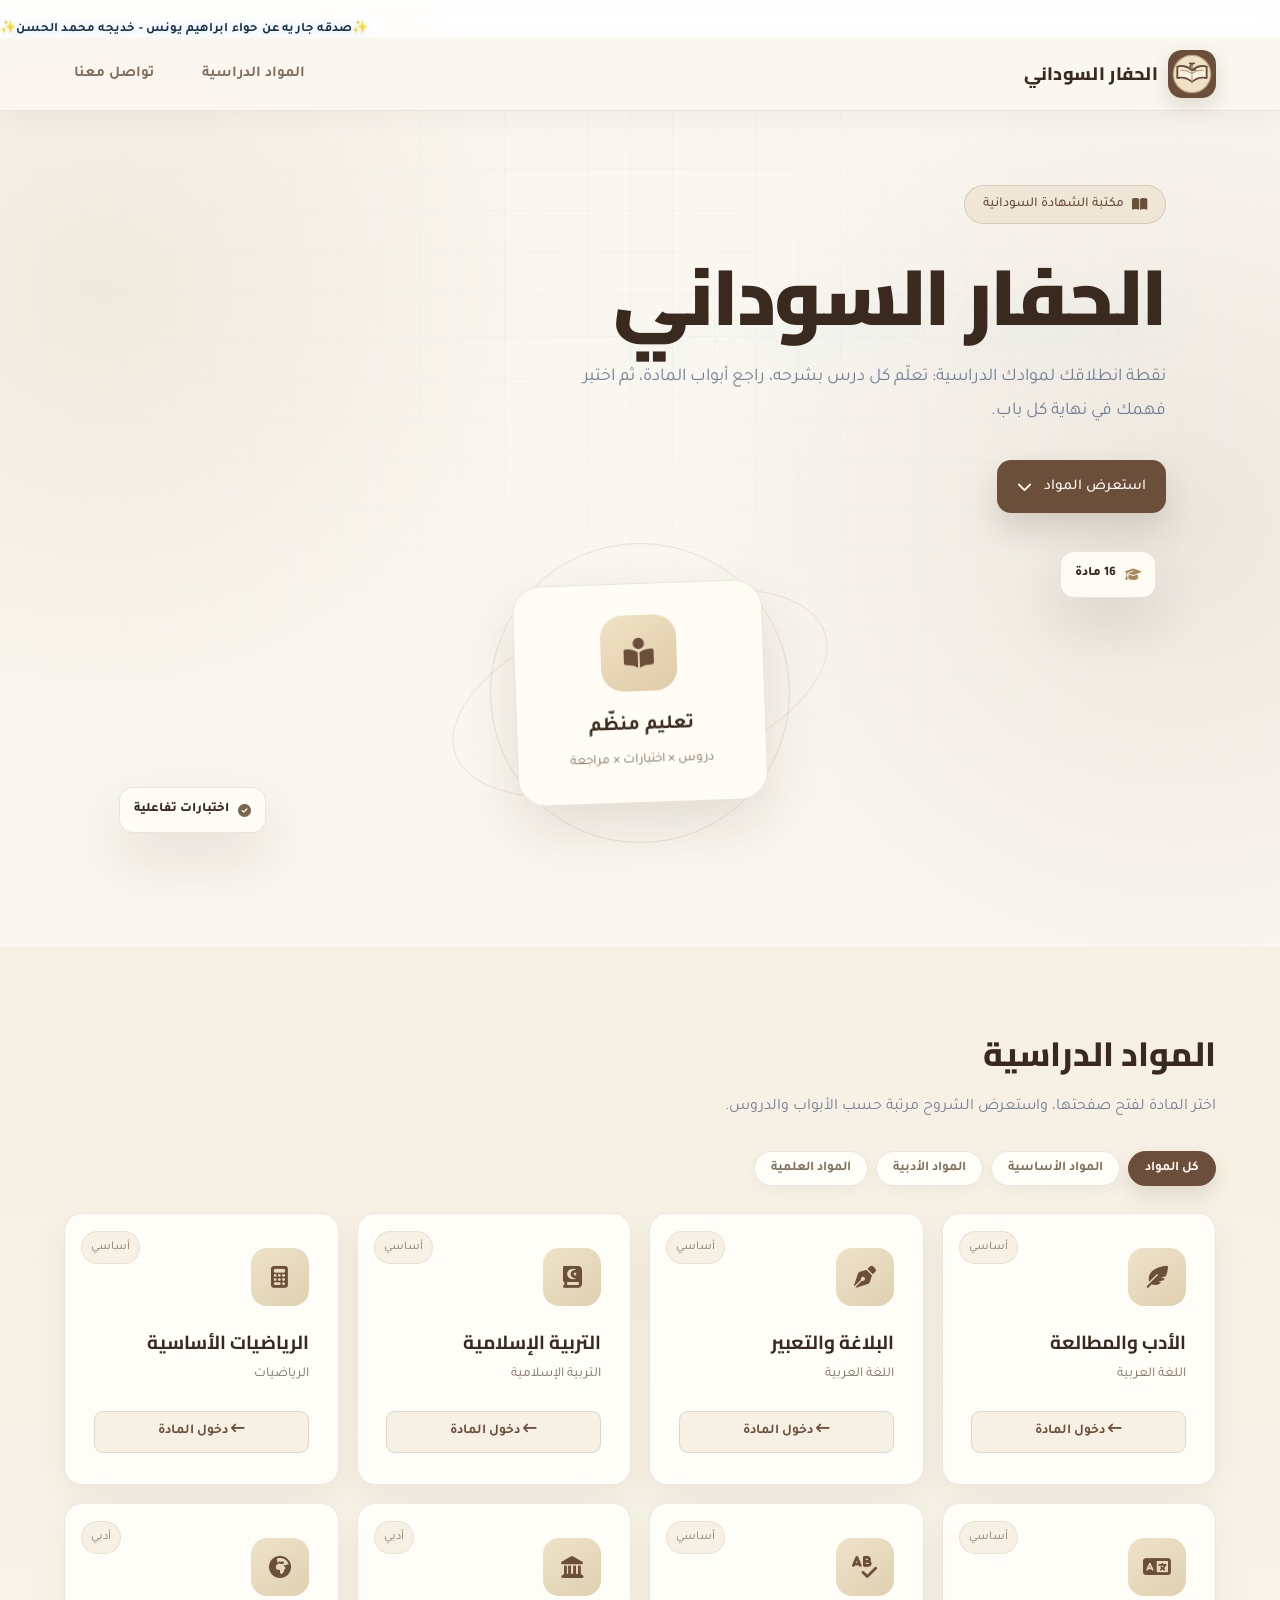
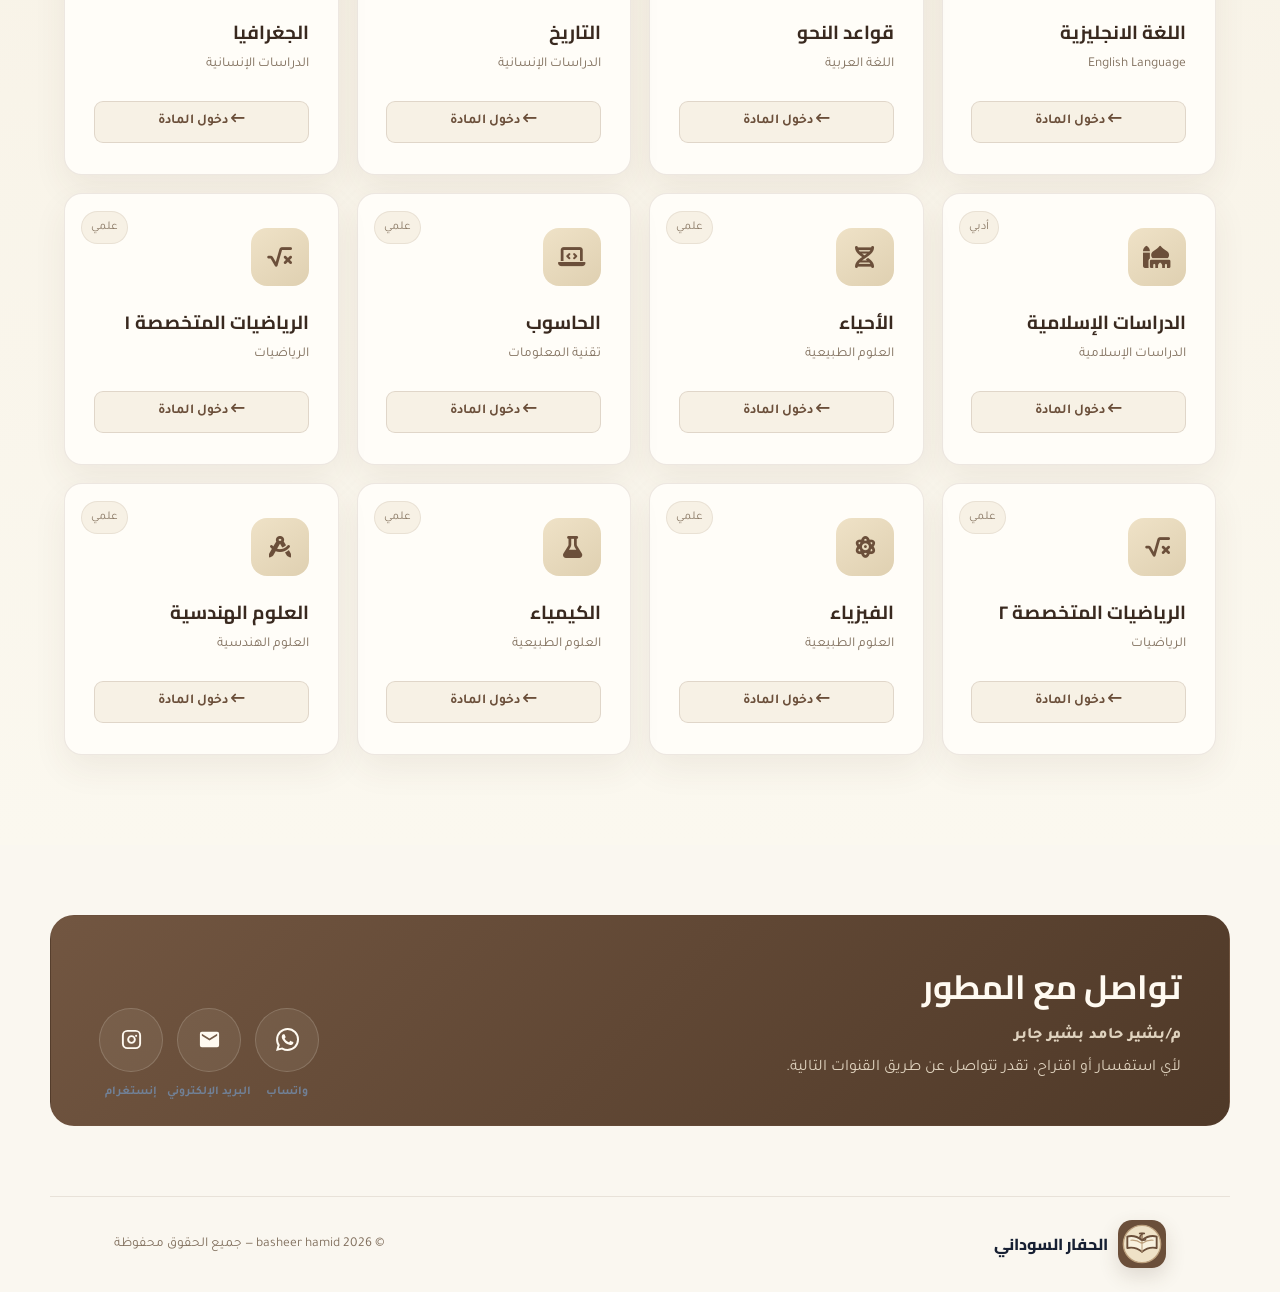
<file: index.html>
<!doctype html>
<html lang="ar" dir="rtl">
<head>
  <meta charset="UTF-8">
  <meta name="viewport" content="width=device-width, initial-scale=1.0">
  <meta name="theme-color" content="#eef5fb">
  <title>الحفار السوداني | مكتبة الشهادة السودانية</title>
  <link rel="icon" type="image/svg+xml" href="hafar-logo.svg">
  <link rel="preconnect" href="https://fonts.googleapis.com">
  <link rel="preconnect" href="https://fonts.gstatic.com" crossorigin>
  <link href="https://fonts.googleapis.com/css2?family=Cairo:wght@400;600;700;800;900&family=Tajawal:wght@400;500;700&display=swap" rel="stylesheet">
  <link rel="stylesheet" href="https://cdnjs.cloudflare.com/ajax/libs/font-awesome/6.5.1/css/all.min.css">
  <link rel="stylesheet" href="styles.css">
</head>
<body>
  <div class="grid-overlay" aria-hidden="true"></div>
  <div class="announcement"><span>✨صدقه جاريه عن حواء ابراهيم يونس  - خديجه محمد الحسن✨</span></div>

  <header class="navbar topbar">
    <a class="brand" href="#" aria-label="الصفحة الرئيسية">
      <img class="brand-logo" src="hafar-logo.svg" alt="" width="48" height="48">
      <span>الحفار السوداني</span>
    </a>
    <div class="nav-actions">
      <nav aria-label="التنقل الرئيسي">
        <a href="#subjects">المواد الدراسية</a>
        <a href="#contact">تواصل معنا</a>
      </nav>
    </div>
  </header>

  <main>
    <section class="hero">
      <div class="hero-content">
        <span class="eyebrow"><i class="fa-solid fa-book-open"></i> مكتبة الشهادة السودانية</span>
        <h1>الحفار السوداني</h1>
        <p>نقطة انطلاقك لموادك الدراسية: تعلّم كل درس بشرحه، راجع أبواب المادة، ثم اختبر فهمك في نهاية كل باب.</p>
        <a class="primary-button" href="#subjects"><span>استعرض المواد</span><i class="fa-solid fa-chevron-down"></i></a>
      </div>
      <div class="hero-showcase" aria-hidden="true">
        <div class="showcase-orbit showcase-orbit-one"></div>
        <div class="showcase-orbit showcase-orbit-two"></div>
        <div class="showcase-card showcase-card-main">
          <span class="showcase-icon"><i class="fa-solid fa-book-open-reader"></i></span>
          <strong>تعليم منظّم</strong>
          <small>دروس × اختبارات × مراجعة</small>
        </div>
        <div class="showcase-card showcase-card-top">
          <i class="fa-solid fa-graduation-cap"></i>
          <span>16 مادة</span>
        </div>
        <div class="showcase-card showcase-card-bottom">
          <i class="fa-solid fa-circle-check"></i>
          <span>اختبارات تفاعلية</span>
        </div>
      </div>
    </section>

    <section class="subjects-section" id="subjects">
      <div class="section-heading">
        <div class="section-head">
          <h2>المواد الدراسية</h2>
          <p>اختر المادة لفتح صفحتها، واستعرض الشروح مرتبة حسب الأبواب والدروس.</p>
        </div>
      </div>

      <div class="filters" role="group" aria-label="تصنيف المواد">
        <button class="filter active" type="button" data-filter="all">كل المواد</button>
        <button class="filter" type="button" data-filter="basic">المواد الأساسية</button>
        <button class="filter" type="button" data-filter="literary">المواد الأدبية</button>
        <button class="filter" type="button" data-filter="science">المواد العلمية</button>
      </div>

      <div class="subject-grid" id="subjectGrid">
        <article class="subject-card" data-category="basic" data-name="الأدب والمطالعة">
          <div class="card-icon"><i class="fa-solid fa-feather-pointed"></i></div><span class="card-category">أساسي</span>
          <h3>الأدب والمطالعة</h3><p>اللغة العربية</p>
        </article>
        <article class="subject-card" data-category="basic" data-name="البلاغة والتعبير">
          <div class="card-icon"><i class="fa-solid fa-pen-nib"></i></div><span class="card-category">أساسي</span>
          <h3>البلاغة والتعبير</h3><p>اللغة العربية</p>
        </article>
        <article class="subject-card" data-category="basic" data-name="التربية الإسلامية">
          <div class="card-icon"><i class="fa-solid fa-book-quran"></i></div><span class="card-category">أساسي</span>
          <h3>التربية الإسلامية</h3><p>التربية الإسلامية</p>
        </article>
        <article class="subject-card" data-category="basic" data-name="الرياضيات الأساسية">
          <div class="card-icon"><i class="fa-solid fa-calculator"></i></div><span class="card-category">أساسي</span>
          <h3>الرياضيات الأساسية</h3><p>الرياضيات</p>
        </article>
        <article class="subject-card" data-category="basic" data-name="اللغة الانجليزية English">
          <div class="card-icon"><i class="fa-solid fa-language"></i></div><span class="card-category">أساسي</span>
          <h3>اللغة الانجليزية</h3><p>English Language</p>
        </article>
        <article class="subject-card" data-category="basic" data-name="قواعد النحو">
          <div class="card-icon"><i class="fa-solid fa-spell-check"></i></div><span class="card-category">أساسي</span>
          <h3>قواعد النحو</h3><p>اللغة العربية</p>
        </article>

        <article class="subject-card" data-category="literary" data-name="التاريخ">
          <div class="card-icon"><i class="fa-solid fa-landmark"></i></div><span class="card-category">أدبي</span>
          <h3>التاريخ</h3><p>الدراسات الإنسانية</p>
        </article>
        <article class="subject-card" data-category="literary" data-name="الجغرافيا">
          <div class="card-icon"><i class="fa-solid fa-earth-africa"></i></div><span class="card-category">أدبي</span>
          <h3>الجغرافيا</h3><p>الدراسات الإنسانية</p>
        </article>
        <article class="subject-card" data-category="literary" data-name="الدراسات الإسلامية">
          <div class="card-icon"><i class="fa-solid fa-mosque"></i></div><span class="card-category">أدبي</span>
          <h3>الدراسات الإسلامية</h3><p>الدراسات الإسلامية</p>
        </article>

        <article class="subject-card" data-category="science" data-name="الأحياء Biology">
          <div class="card-icon"><i class="fa-solid fa-dna"></i></div><span class="card-category">علمي</span>
          <h3>الأحياء</h3><p>العلوم الطبيعية</p>
        </article>
        <article class="subject-card" data-category="science" data-name="الحاسوب Computer">
          <div class="card-icon"><i class="fa-solid fa-laptop-code"></i></div><span class="card-category">علمي</span>
          <h3>الحاسوب</h3><p>تقنية المعلومات</p>
        </article>
        <article class="subject-card" data-category="science" data-name="الرياضيات المتخصصة 1">
          <div class="card-icon"><i class="fa-solid fa-square-root-variable"></i></div><span class="card-category">علمي</span>
          <h3>الرياضيات المتخصصة ١</h3><p>الرياضيات</p>
        </article>
        <article class="subject-card" data-category="science" data-name="الرياضيات المتخصصة 2">
          <div class="card-icon"><i class="fa-solid fa-square-root-variable"></i></div><span class="card-category">علمي</span>
          <h3>الرياضيات المتخصصة ٢</h3><p>الرياضيات</p>
        </article>
        <article class="subject-card" data-category="science" data-name="الفيزياء Physics">
          <div class="card-icon"><i class="fa-solid fa-atom"></i></div><span class="card-category">علمي</span>
          <h3>الفيزياء</h3><p>العلوم الطبيعية</p>
        </article>
        <article class="subject-card" data-category="science" data-name="الكيمياء Chemistry">
          <div class="card-icon"><i class="fa-solid fa-flask"></i></div><span class="card-category">علمي</span>
          <h3>الكيمياء</h3><p>العلوم الطبيعية</p>
        </article>
        <article class="subject-card" data-category="science" data-name="العلوم الهندسية">
          <div class="card-icon"><i class="fa-solid fa-compass-drafting"></i></div><span class="card-category">علمي</span>
          <h3>العلوم الهندسية</h3><p>العلوم الهندسية</p>
        </article>
      </div>

    </section>

    <section class="study-page" id="studyPage" hidden aria-labelledby="studyTitle">
      <div class="study-page-header">
        <div>
          <span class="eyebrow" id="studyMode">الأبواب والدروس</span>
          <h1 id="studyTitle"></h1>
        </div>
        <div class="study-page-actions">
          <a class="lesson-nav-button secondary" id="studyPdfLink" target="_blank" rel="noopener">الكتاب الدراسي PDF</a>
          <button class="lesson-nav-button secondary" id="backToSubjects" type="button">العودة إلى المواد</button>
        </div>
      </div>
      <div id="studyContent"></div>
    </section>

    <section class="contact" id="contact">
      <div class="contact-copy">
        <span class="eyebrow">نحن هنا لمساعدتك</span>
        <h2>تواصل مع المطور</h2>
        <p class="developer-name">م/بشير حامد بشير جابر</p>
        <p>لأي استفسار أو اقتراح، تقدر تتواصل عن طريق القنوات التالية.</p>
      </div>
      <div class="contact-links" aria-label="قنوات التواصل">
        <a class="contact-circle whatsapp" href="https://wa.me/qr/M4C46RFHPB55M1" target="_blank" rel="noopener" aria-label="واتساب" title="واتساب">
          <svg viewBox="0 0 24 24" aria-hidden="true"><path d="M20.52 3.48A11.82 11.82 0 0 0 12.06 0C5.46 0 .08 5.38.08 12c0 2.11.55 4.18 1.6 6L.03 24l6.14-1.61A11.94 11.94 0 0 0 12.06 24C18.66 24 24 18.62 24 12a11.9 11.9 0 0 0-3.48-8.52Zm-8.46 18.4a9.92 9.92 0 0 1-5.05-1.38l-.36-.21-3.64.95.97-3.55-.24-.37A9.84 9.84 0 0 1 2.15 12 9.91 9.91 0 0 1 12.06 2.08 9.81 9.81 0 0 1 21.93 12a9.92 9.92 0 0 1-9.87 9.88Zm5.43-7.41c-.3-.15-1.77-.87-2.04-.97-.27-.1-.47-.15-.67.15-.2.3-.77.97-.94 1.17-.17.2-.35.22-.64.07-.3-.15-1.26-.46-2.4-1.48-.89-.79-1.49-1.77-1.66-2.07-.17-.3-.02-.46.13-.61.13-.13.3-.35.44-.52.15-.17.2-.3.3-.5.1-.2.05-.37-.02-.52-.08-.15-.67-1.61-.91-2.21-.24-.58-.49-.5-.67-.51h-.57c-.2 0-.52.08-.79.37-.27.3-1.04 1.02-1.04 2.48s1.07 2.88 1.21 3.08c.15.2 2.1 3.21 5.09 4.5.71.31 1.27.49 1.7.63.71.23 1.36.19 1.87.12.57-.08 1.77-.72 2.02-1.42.25-.69.25-1.29.17-1.42-.07-.13-.27-.2-.57-.35Z"/></svg>
          <span>واتساب</span>
        </a>
        <a class="contact-circle email" href="mailto:b2s7eer@gmail.com" aria-label="البريد الإلكتروني: b2s7eer@gmail.com" title="البريد الإلكتروني">
          <svg viewBox="0 0 24 24" aria-hidden="true"><path d="M20 4H4a2 2 0 0 0-2 2v12a2 2 0 0 0 2 2h16a2 2 0 0 0 2-2V6a2 2 0 0 0-2-2Zm0 4-8 5-8-5V6l8 5 8-5v2Z"/></svg>
          <span>البريد الإلكتروني</span>
        </a>
        <a class="contact-circle instagram" href="https://www.instagram.com/bas7eer_1?avpt=ZDMxYXgwOW4zOGdu" target="_blank" rel="noopener" aria-label="إنستغرام" title="إنستغرام">
          <svg viewBox="0 0 24 24" aria-hidden="true"><path d="M7.8 2h8.4A5.8 5.8 0 0 1 22 7.8v8.4a5.8 5.8 0 0 1-5.8 5.8H7.8A5.8 5.8 0 0 1 2 16.2V7.8A5.8 5.8 0 0 1 7.8 2Zm-.2 2A3.6 3.6 0 0 0 4 7.6v8.8A3.6 3.6 0 0 0 7.6 20h8.8a3.6 3.6 0 0 0 3.6-3.6V7.6A3.6 3.6 0 0 0 16.4 4H7.6Zm4.4 3.5a4.5 4.5 0 1 1 0 9 4.5 4.5 0 0 1 0-9Zm0 2a2.5 2.5 0 1 0 0 5 2.5 2.5 0 0 0 0-5Zm4.8-2.4a1.1 1.1 0 1 1 0 2.2 1.1 1.1 0 0 1 0-2.2Z"/></svg>
          <span>إنستغرام</span>
        </a>
      </div>
    </section>
  </main>

  <footer>
    <div class="brand footer-brand"><img class="brand-logo" src="hafar-logo.svg" alt="" width="42" height="42"><span>الحفار السوداني</span></div>
    <p>© 2026 basheer hamid — جميع الحقوق محفوظة</p>
  </footer>

  <script src="study-data.js"></script>
  <script src="lesson-data.js"></script>
  <script src="lesson-diagrams.js"></script>
  <script src="poem-guides.js"></script>
  <script src="surah-an-nur-data.js"></script>
  <script src="surah-muhammad-data.js"></script>
  <script src="script.js"></script>
</body>
</html>
</file>
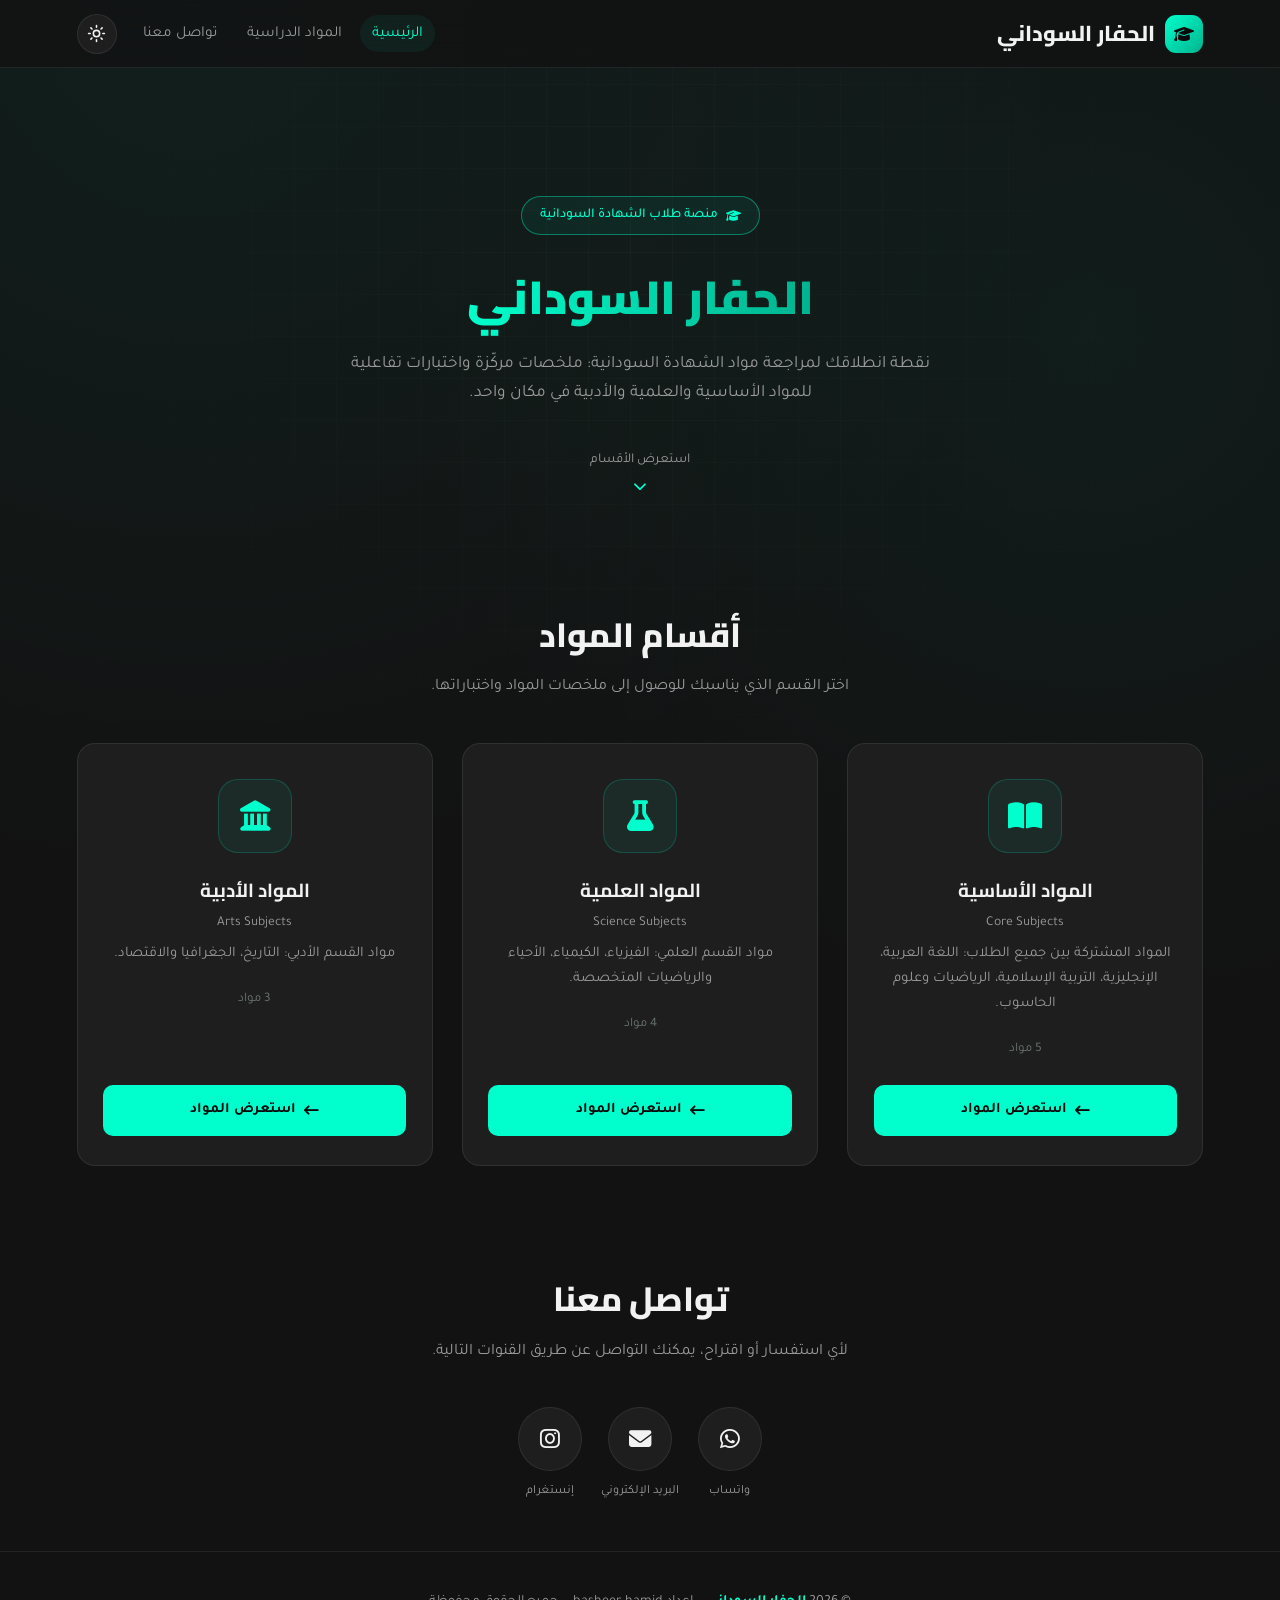
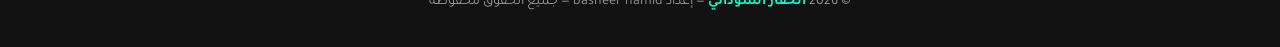
<file: alhaffar-sudani-site/index.html>
<!DOCTYPE html>
<html lang="ar" dir="rtl">
<head>
<meta charset="UTF-8">
<meta name="viewport" content="width=device-width, initial-scale=1.0">
<title>الحفار السوداني | منصة طلاب الشهادة السودانية</title>
<meta name="description" content="ملخصات واختبارات تفاعلية لطلاب الشهادة السودانية في المواد الأساسية والعلمية والأدبية.">
<script>
  (function () {
    var t = null;
    try { t = localStorage.getItem('hafar-theme'); } catch (e) {}
    document.documentElement.setAttribute('data-theme', t === 'light' ? 'light' : 'dark');
  })();
</script>
<link rel="preconnect" href="https://fonts.googleapis.com">
<link rel="preconnect" href="https://fonts.gstatic.com" crossorigin>
<link href="https://fonts.googleapis.com/css2?family=Cairo:wght@400;600;700;800;900&family=Tajawal:wght@400;500;700&display=swap" rel="stylesheet">
<link rel="stylesheet" href="https://cdnjs.cloudflare.com/ajax/libs/font-awesome/6.5.1/css/all.min.css">
<link rel="stylesheet" href="assets/style.css">
</head>
<body data-page="home">

<div class="grid-overlay"></div>
<div id="top"></div>

<main>
  <section class="hero">
    <div class="eyebrow"><i class="fa-solid fa-graduation-cap"></i> منصة طلاب الشهادة السودانية</div>
    <h1><span class="accent">الحفار السوداني</span></h1>
    <p>نقطة انطلاقك لمراجعة مواد الشهادة السودانية: ملخصات مركّزة واختبارات تفاعلية للمواد الأساسية والعلمية والأدبية في مكان واحد.</p>
    <a href="#subjects" class="scroll-cue">
      <span>استعرض الأقسام</span>
      <i class="fa-solid fa-chevron-down"></i>
    </a>
  </section>

  <section id="subjects">
    <div class="section-head">
      <h2>أقسام المواد</h2>
      <p>اختر القسم الذي يناسبك للوصول إلى ملخصات المواد واختباراتها.</p>
    </div>
    <div class="grid" id="cats"></div>
    <noscript><p class="empty">يحتاج الموقع إلى تفعيل جافاسكربت لعرض الأقسام.</p></noscript>
  </section>

  <section id="contact" class="contact">
    <div class="section-head">
      <h2>تواصل معنا</h2>
      <p>لأي استفسار أو اقتراح، يمكنك التواصل عن طريق القنوات التالية.</p>
    </div>
    <div id="contact-mount"></div>
  </section>
</main>

<div id="foot"></div>

<script src="assets/data-core.js"></script>
<script src="assets/data-science.js"></script>
<script src="assets/data-arts.js"></script>
<script src="assets/app.js"></script>
</body>
</html>
</file>
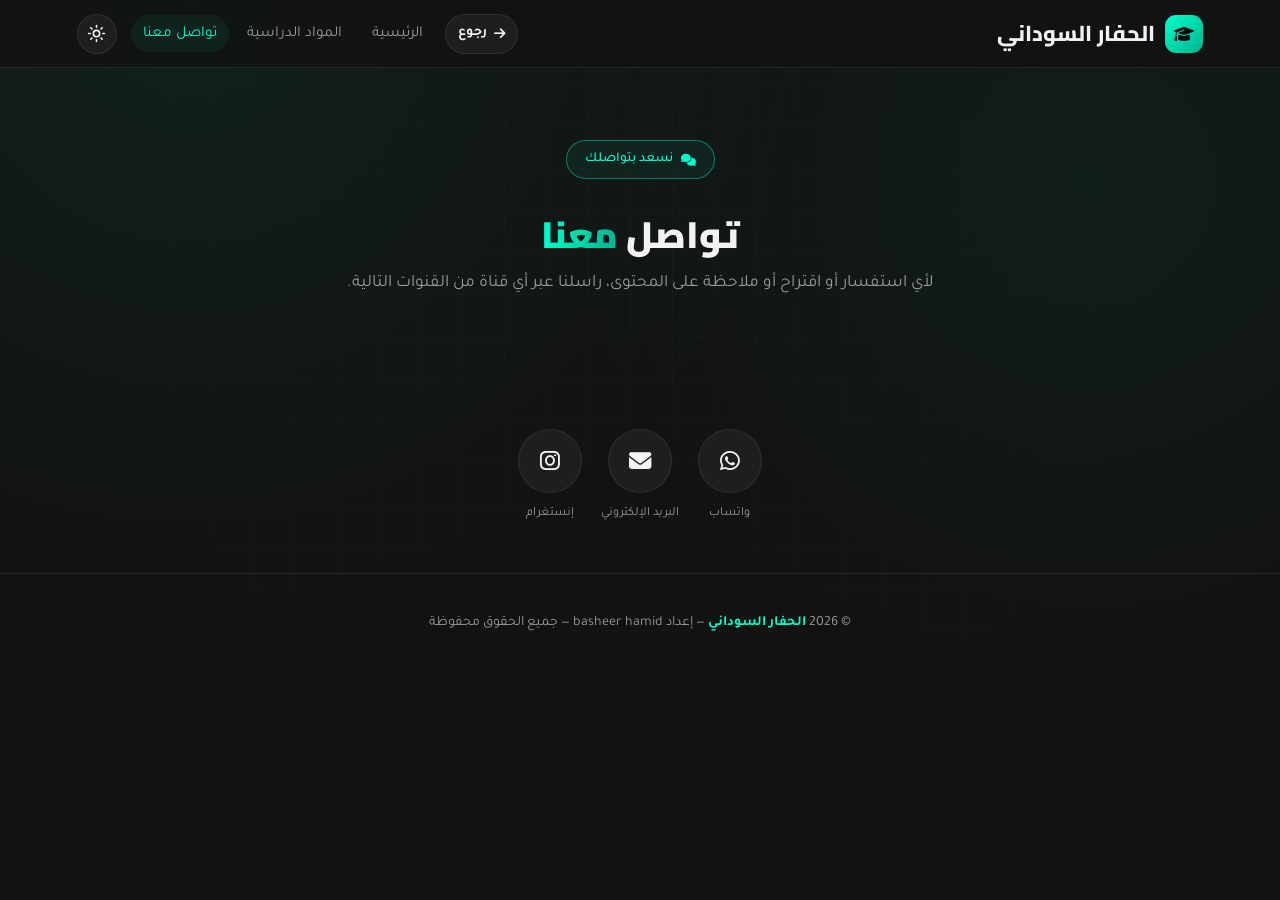
<file: alhaffar-sudani-site/contact.html>
<!DOCTYPE html>
<html lang="ar" dir="rtl">
<head>
<meta charset="UTF-8">
<meta name="viewport" content="width=device-width, initial-scale=1.0">
<title>تواصل معنا | الحفار السوداني</title>
<script>
  (function () {
    var t = null;
    try { t = localStorage.getItem('hafar-theme'); } catch (e) {}
    document.documentElement.setAttribute('data-theme', t === 'light' ? 'light' : 'dark');
  })();
</script>
<link rel="preconnect" href="https://fonts.googleapis.com">
<link rel="preconnect" href="https://fonts.gstatic.com" crossorigin>
<link href="https://fonts.googleapis.com/css2?family=Cairo:wght@400;600;700;800;900&family=Tajawal:wght@400;500;700&display=swap" rel="stylesheet">
<link rel="stylesheet" href="https://cdnjs.cloudflare.com/ajax/libs/font-awesome/6.5.1/css/all.min.css">
<link rel="stylesheet" href="assets/style.css">
</head>
<body data-page="contact">

<div class="grid-overlay"></div>
<div id="top"></div>

<main>
  <div class="hero compact">
    <div class="eyebrow"><i class="fa-solid fa-comments"></i> نسعد بتواصلك</div>
    <h1>تواصل <span class="accent">معنا</span></h1>
    <p>لأي استفسار أو اقتراح أو ملاحظة على المحتوى، راسلنا عبر أي قناة من القنوات التالية.</p>
  </div>

  <section class="contact">
    <div id="contact-mount"></div>
  </section>
</main>

<div id="foot"></div>

<script src="assets/app.js"></script>
</body>
</html>
</file>
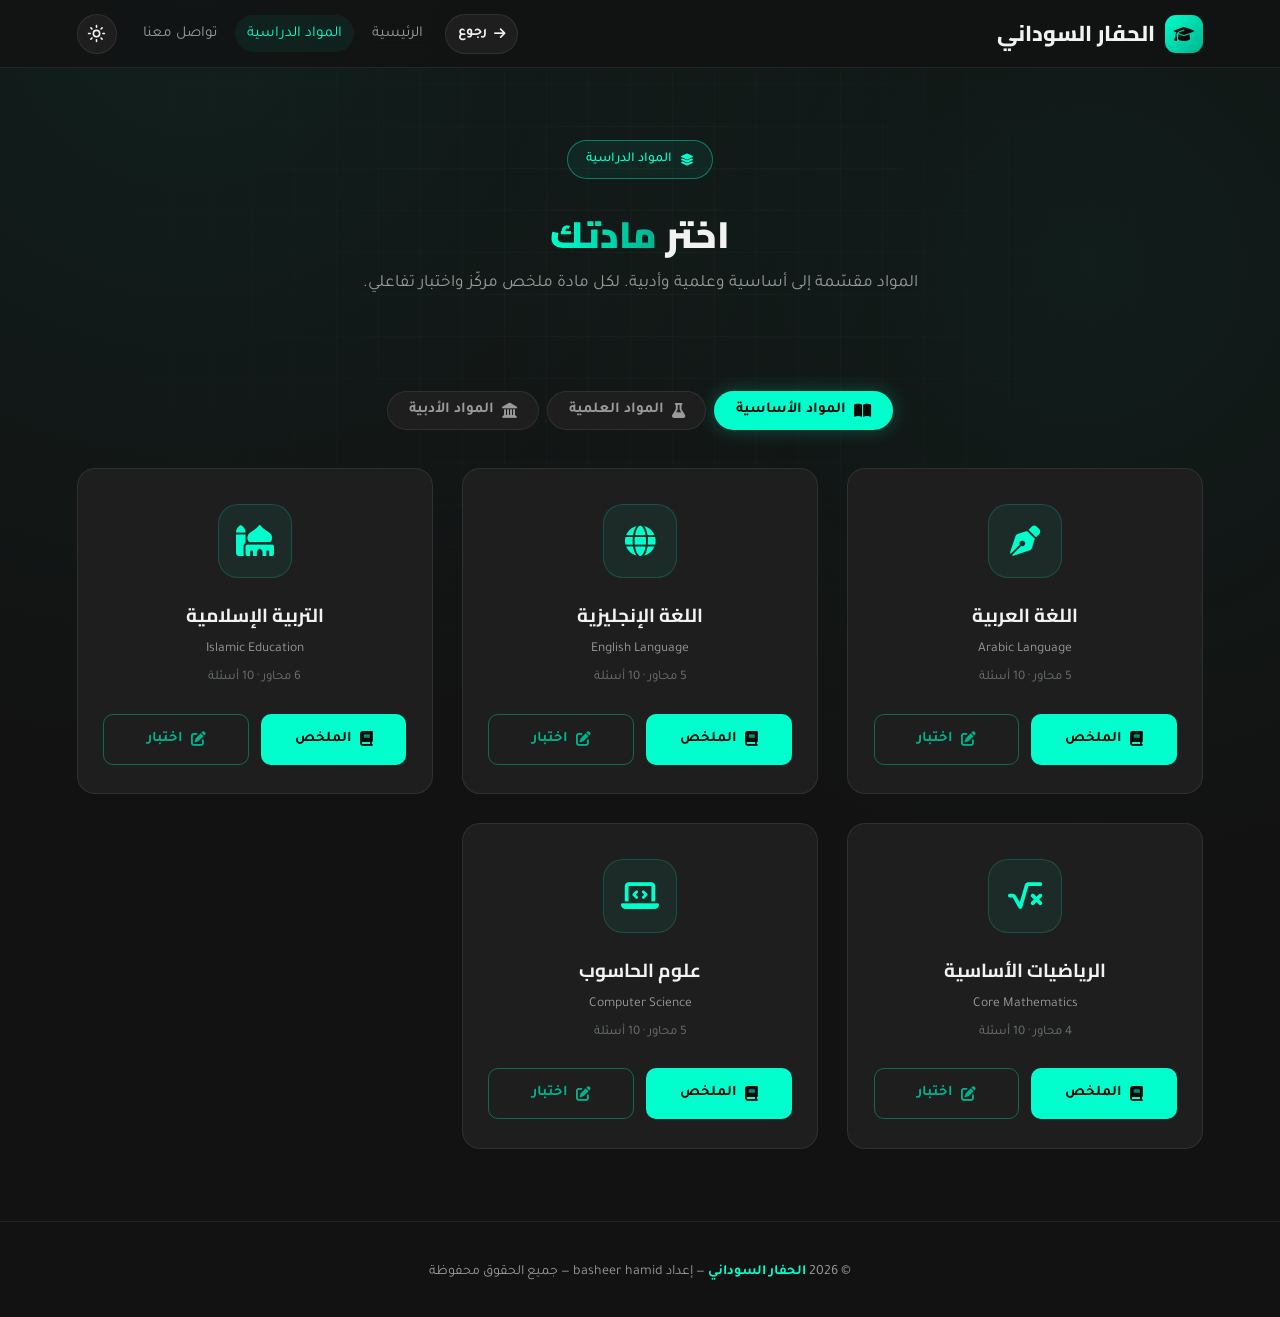
<file: alhaffar-sudani-site/materials.html>
<!DOCTYPE html>
<html lang="ar" dir="rtl">
<head>
<meta charset="UTF-8">
<meta name="viewport" content="width=device-width, initial-scale=1.0">
<title>المواد الدراسية | الحفار السوداني</title>
<script>
  (function () {
    var t = null;
    try { t = localStorage.getItem('hafar-theme'); } catch (e) {}
    document.documentElement.setAttribute('data-theme', t === 'light' ? 'light' : 'dark');
  })();
</script>
<link rel="preconnect" href="https://fonts.googleapis.com">
<link rel="preconnect" href="https://fonts.gstatic.com" crossorigin>
<link href="https://fonts.googleapis.com/css2?family=Cairo:wght@400;600;700;800;900&family=Tajawal:wght@400;500;700&display=swap" rel="stylesheet">
<link rel="stylesheet" href="https://cdnjs.cloudflare.com/ajax/libs/font-awesome/6.5.1/css/all.min.css">
<link rel="stylesheet" href="assets/style.css">
</head>
<body data-page="materials">

<div class="grid-overlay"></div>
<div id="top"></div>

<main>
  <div class="hero compact">
    <div class="eyebrow"><i class="fa-solid fa-layer-group"></i> المواد الدراسية</div>
    <h1>اختر <span class="accent">مادتك</span></h1>
    <p>المواد مقسّمة إلى أساسية وعلمية وأدبية. لكل مادة ملخص مركّز واختبار تفاعلي.</p>
  </div>

  <section>
    <div class="tabs" id="cat-tabs" role="tablist"></div>
    <div class="grid" id="subject-list"></div>
    <noscript><p class="empty">يحتاج الموقع إلى تفعيل جافاسكربت لعرض المواد.</p></noscript>
  </section>
</main>

<div id="foot"></div>

<script src="assets/data-core.js"></script>
<script src="assets/data-science.js"></script>
<script src="assets/data-arts.js"></script>
<script src="assets/app.js"></script>
</body>
</html>
</file>
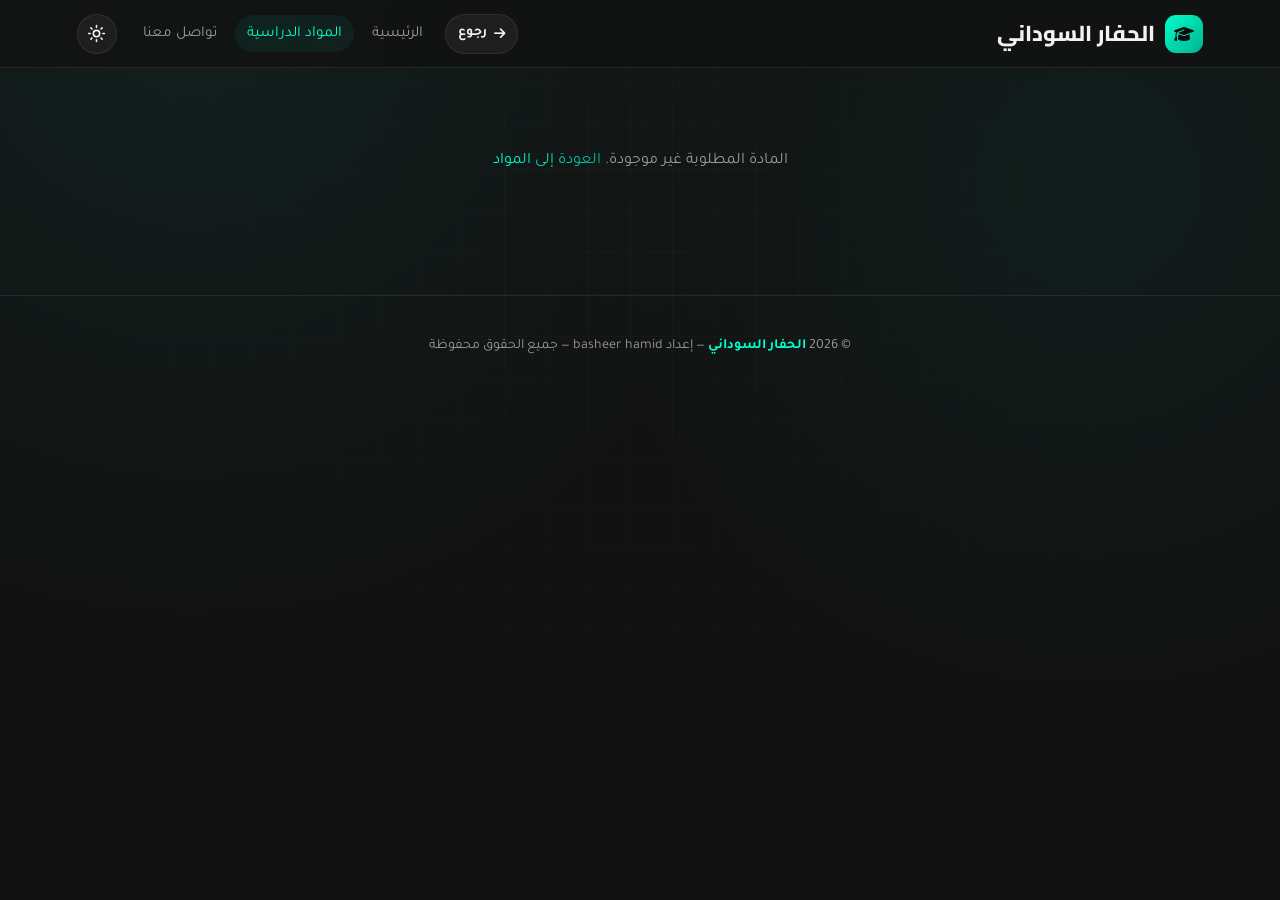
<file: alhaffar-sudani-site/subject.html>
<!DOCTYPE html>
<html lang="ar" dir="rtl">
<head>
<meta charset="UTF-8">
<meta name="viewport" content="width=device-width, initial-scale=1.0">
<title>المادة | الحفار السوداني</title>
<script>
  (function () {
    var t = null;
    try { t = localStorage.getItem('hafar-theme'); } catch (e) {}
    document.documentElement.setAttribute('data-theme', t === 'light' ? 'light' : 'dark');
  })();
</script>
<link rel="preconnect" href="https://fonts.googleapis.com">
<link rel="preconnect" href="https://fonts.gstatic.com" crossorigin>
<link href="https://fonts.googleapis.com/css2?family=Cairo:wght@400;600;700;800;900&family=Tajawal:wght@400;500;700&display=swap" rel="stylesheet">
<link rel="stylesheet" href="https://cdnjs.cloudflare.com/ajax/libs/font-awesome/6.5.1/css/all.min.css">
<link rel="stylesheet" href="assets/style.css">
</head>
<body data-page="subject">

<div class="grid-overlay"></div>
<div id="top"></div>

<main id="subject-root">
  <noscript><p class="empty">يحتاج الموقع إلى تفعيل جافاسكربت.</p></noscript>
</main>

<div id="foot"></div>

<script src="assets/data-core.js"></script>
<script src="assets/data-science.js"></script>
<script src="assets/data-arts.js"></script>
<script src="assets/app.js"></script>
</body>
</html>
</file>
<file: styles.css>
:root {
  --navy: #0b1220;
  --navy-2: #111a2b;
  --navy-3: #172238;
  --gold: #f6b73c;
  --gold-light: #ffd978;
  --text: #f7f8fc;
  --muted: #aeb7c8;
  --card: #151f33;
  --line: rgba(255, 255, 255, 0.08);
}

* { box-sizing: border-box; }
[hidden] { display: none !important; }
html { scroll-behavior: smooth; }
body {
  margin: 0;
  font-family: "Tajawal", Arial, sans-serif;
  background: var(--navy);
  color: var(--text);
}

.announcement {
  height: 34px;
  display: grid;
  place-items: center;
  background: #d99b2b;
  color: #111827;
  font-size: 13px;
  font-weight: 800;
  letter-spacing: .2px;
}

.navbar {
  height: 78px;
  max-width: 1180px;
  margin: auto;
  padding: 0 24px;
  display: flex;
  align-items: center;
  justify-content: space-between;
  border-bottom: 1px solid var(--line);
}

.brand {
  display: flex;
  align-items: center;
  gap: 10px;
  color: var(--text);
  text-decoration: none;
  font-size: 20px;
  font-weight: 800;
}

.brand-mark {
  width: 42px;
  height: 42px;
  display: grid;
  place-items: center;
  border: 2px solid var(--gold);
  border-radius: 12px;
  color: var(--gold);
  font-size: 24px;
  transform: rotate(-3deg);
}

.navbar nav { display: flex; gap: 34px; }
.navbar nav a {
  color: #dfe4ed;
  text-decoration: none;
  font-weight: 600;
  font-size: 15px;
  transition: color .2s;
}
.navbar nav a:hover { color: var(--gold); }
.nav-actions {
  display: flex;
  align-items: center;
  gap: 20px;
}
.theme-toggle {
  width: 40px;
  height: 40px;
  display: inline-grid;
  place-items: center;
  flex: 0 0 auto;
  border: 1px solid rgba(0,255,204,.3);
  border-radius: 50%;
  background: rgba(0,255,204,.06);
  color: var(--gold);
  font: inherit;
  cursor: pointer;
  transition: background .2s ease, transform .2s ease, color .2s ease;
}
.theme-toggle:hover {
  transform: rotate(12deg);
  background: rgba(0,255,204,.14);
}
.theme-toggle:focus-visible {
  outline: 2px solid var(--gold);
  outline-offset: 3px;
}

.hero {
  max-width: 1180px;
  min-height: 430px;
  margin: auto;
  padding: 72px 24px 68px;
  display: grid;
  grid-template-columns: 1fr 0.9fr;
  align-items: center;
  overflow: hidden;
}

.eyebrow {
  display: inline-flex;
  color: var(--gold);
  font-size: 13px;
  font-weight: 800;
  letter-spacing: .7px;
  margin-bottom: 12px;
}

.hero h1 {
  margin: 0;
  font-size: clamp(48px, 7vw, 74px);
  line-height: 1.05;
  letter-spacing: -2px;
}
.hero h1 span { color: var(--gold); }
.hero p {
  max-width: 590px;
  color: var(--muted);
  line-height: 1.9;
  font-size: 17px;
  margin: 22px 0 30px;
}

.primary-button, .contact-button {
  display: inline-flex;
  align-items: center;
  gap: 20px;
  background: var(--gold);
  color: #111827;
  text-decoration: none;
  border-radius: 10px;
  padding: 13px 18px 13px 22px;
  font-weight: 800;
  box-shadow: 0 12px 28px rgba(246,183,60,.12);
  transition: transform .2s, background .2s;
}
.primary-button:hover, .contact-button:hover {
  transform: translateY(-2px);
  background: var(--gold-light);
}
.primary-button span { font-size: 20px; }

.hero-art {
  position: relative;
  height: 290px;
  display: grid;
  place-items: center;
}
.hero-art::before {
  content: "";
  position: absolute;
  width: 270px;
  height: 270px;
  border-radius: 50%;
  background: radial-gradient(circle, rgba(246,183,60,.16), rgba(246,183,60,0) 68%);
}
.orbit {
  position: absolute;
  border: 1px solid rgba(246,183,60,.2);
  border-radius: 50%;
}
.orbit-one { width: 250px; height: 250px; }
.orbit-two { width: 330px; height: 140px; transform: rotate(-18deg); }
.book-stack { position: relative; width: 220px; height: 180px; }
.book {
  position: absolute;
  width: 148px;
  height: 188px;
  left: 36px;
  top: 10px;
  border: 2px solid rgba(255,255,255,.12);
  border-radius: 8px 20px 20px 8px;
  background: linear-gradient(135deg, #273757, #172238);
  box-shadow: 0 24px 45px rgba(0,0,0,.28);
}
.book-one { transform: rotate(-12deg) translate(-28px, 8px); background: #1d2c49; }
.book-two { transform: rotate(7deg) translate(18px, -4px); background: #293a5c; }
.book-three {
  width: 130px;
  height: 176px;
  left: 45px;
  background: linear-gradient(135deg, #f6b73c, #d99526);
  border: 0;
  transform: rotate(-2deg);
}
.book-three::after {
  content: "ح";
  display: grid;
  place-items: center;
  height: 100%;
  color: #172238;
  font-size: 74px;
  font-weight: 800;
}
.spark { position:absolute; color:var(--gold); font-size:24px; }
.spark-one { right: 45px; top: 30px; }
.spark-two { left: 55px; bottom: 35px; font-size: 15px; }

.subjects-section {
  background: #f4f6fa;
  color: #182136;
  padding: 76px max(24px, calc((100% - 1132px)/2)) 90px;
}
.section-heading {
  display: flex;
  justify-content: space-between;
  align-items: end;
  gap: 24px;
  margin-bottom: 24px;
}
.section-heading h2, .contact h2 {
  margin: 0;
  font-size: 38px;
}
.section-heading p { color: #758096; margin: 6px 0 0; }
.search-box {
  width: 260px;
  height: 46px;
  display: flex;
  align-items: center;
  gap: 8px;
  background: white;
  border: 1px solid #dde3ed;
  border-radius: 10px;
  padding: 0 14px;
  color: #8792a5;
}
.search-box input {
  width: 100%;
  border: 0;
  outline: 0;
  font-family: inherit;
  color: #182136;
  background: transparent;
}

.filters {
  display: flex;
  gap: 8px;
  margin-bottom: 24px;
  overflow-x: auto;
  padding-bottom: 3px;
}
.filter {
  border: 1px solid #dde3ed;
  background: white;
  color: #64718a;
  border-radius: 30px;
  padding: 8px 16px;
  font-family: inherit;
  font-weight: 700;
  cursor: pointer;
  white-space: nowrap;
}
.filter.active { background: #182136; color: white; border-color:#182136; }

.subject-grid {
  display: grid;
  grid-template-columns: repeat(4, 1fr);
  gap: 16px;
}
.subject-card {
  position: relative;
  min-height: 238px;
  padding: 22px;
  background: white;
  border: 1px solid #e7ebf2;
  border-radius: 14px;
  box-shadow: 0 8px 24px rgba(24,33,54,.05);
  transition: transform .2s, box-shadow .2s, border-color .2s;
}
.subject-card:hover {
  transform: translateY(-5px);
  border-color: #f0c66f;
  box-shadow: 0 15px 32px rgba(24,33,54,.10);
}
.card-icon {
  width: 58px;
  height: 58px;
  display: grid;
  place-items: center;
  background: #fff7e6;
  color: #b27a14;
  border-radius: 13px;
  font-size: 23px;
  font-weight: 800;
  margin-bottom: 18px;
}
.card-category {
  position: absolute;
  left: 16px;
  top: 17px;
  color: #96a0b1;
  font-size: 12px;
  background: #f5f7fa;
  border-radius: 20px;
  padding: 5px 9px;
}
.subject-card h3 { margin: 0 0 5px; font-size: 19px; }
.subject-card p { margin: 0; color: #8b96a8; font-size: 14px; }
.subject-card a {
  position: absolute;
  right: 22px;
  left: 22px;
  bottom: 18px;
  display: flex;
  justify-content: space-between;
  align-items: center;
  color: #bd8217;
  text-decoration: none;
  font-weight: 800;
  border-top: 1px solid #edf0f5;
  padding-top: 12px;
}
.subject-card a b { font-size: 20px; }
.empty-state { display:none; text-align:center; color:#758096; padding:30px; }

.contact {
  max-width: 1132px;
  margin: 70px auto;
  padding: 42px 48px;
  display:flex;
  justify-content:space-between;
  align-items:center;
  background: linear-gradient(135deg, #151f33, #1b2944);
  border: 1px solid var(--line);
  border-radius: 16px;
}
.contact p { color: var(--muted); margin: 5px 0 0; }
.contact-links { display:flex; gap:14px; }
.contact-circle {
  width:72px;
  height:72px;
  border-radius:50%;
  display:flex;
  flex-direction:column;
  align-items:center;
  justify-content:center;
  gap:3px;
  color:#fff;
  text-decoration:none;
  border:1px solid var(--line);
  transition:transform .2s, box-shadow .2s;
}
.contact-circle:hover { transform:translateY(-4px); box-shadow:0 12px 24px rgba(0,0,0,.18); }
.contact-circle svg { width:25px; height:25px; fill:currentColor; }
.contact-circle span { font-size:10px; font-weight:700; }
.whatsapp { background:#1f9d55; }
.instagram { background:linear-gradient(135deg,#e7a23a,#d13f87,#e7a23a); }
.contact-button { background: transparent; color: var(--text); border:1px solid rgba(246,183,60,.45); }
.contact-button span { color: var(--gold); }

footer {
  max-width: 1180px;
  height: 100px;
  margin: auto;
  padding: 0 24px;
  display:flex;
  align-items:center;
  justify-content:space-between;
  border-top:1px solid var(--line);
  color:#8994a8;
}
.footer-brand { font-size:16px; }
.footer-brand .brand-mark { width:36px;height:36px;font-size:19px;border-radius:9px; }

@media (max-width: 900px) {
  .hero { grid-template-columns:1fr; }
  .hero-art { display:none; }
  .subject-grid { grid-template-columns:repeat(2,1fr); }
  .section-heading { align-items:start; flex-direction:column; }
  .search-box { width:100%; }
}

@media (max-width: 560px) {
  .announcement { font-size:11px; }
  .navbar { height:68px; padding:0 16px; }
  .navbar nav { gap:14px; }
  .navbar nav a { font-size:13px; }
  .brand { font-size:16px; }
  .brand-mark { width:36px;height:36px;font-size:20px; }
  .hero { padding:52px 18px; min-height:390px; }
  .hero h1 { font-size:44px; }
  .hero p { font-size:15px; }
  .subjects-section { padding:58px 16px 70px; }
  .section-heading h2,.contact h2 { font-size:30px; }
  .subject-grid { grid-template-columns:1fr; }
  .subject-card { min-height:220px; }
  .contact { margin:40px 16px; padding:30px 22px; align-items:flex-start; flex-direction:column; gap:24px; }
  footer { height:auto; padding:24px 16px; gap:16px; flex-direction:column; }
}

/* Reference-inspired dark layout */
:root {
  --navy: #121212;
  --navy-2: #1e1e1e;
  --navy-3: #242424;
  --gold: #00ffcc;
  --gold-light: #33ffd9;
  --text: #f2f2f2;
  --muted: #9a9a9a;
  --card: #1e1e1e;
  --line: rgba(255,255,255,.08);
  --green: #00b38f;
}

body {
  position: relative;
  min-height: 100vh;
  line-height: 1.7;
  background:
    radial-gradient(circle at 15% 0%, rgba(0,255,204,.06), transparent 45%),
    radial-gradient(circle at 85% 20%, rgba(0,179,143,.07), transparent 40%),
    #121212;
  color: #f2f2f2;
  overflow-x: hidden;
}

h1, h2, h3, .brand { font-family: "Cairo", "Tajawal", sans-serif; }
a { color: inherit; }
::selection { background: #00ffcc; color: #0a0a0a; }

.grid-overlay {
  position: fixed;
  inset: 0;
  z-index: 0;
  pointer-events: none;
  background-image:
    linear-gradient(rgba(255,255,255,.025) 1px, transparent 1px),
    linear-gradient(90deg, rgba(255,255,255,.025) 1px, transparent 1px);
  background-size: 42px 42px;
  mask-image: radial-gradient(circle at 50% 30%, #000, transparent 75%);
}

.announcement {
  position: relative;
  z-index: 2;
  height: 50px;
  display: block;
  overflow: hidden;
  border-bottom: 1px solid rgba(0,255,204,.2);
  background: rgba(18,18,18,.85);
  color: #fff;
  backdrop-filter: blur(10px);
  font-size: 16px;
}
.announcement span {
  position: absolute;
  top: 50%;
  left: 0;
  white-space: nowrap;
  font-weight: 700;
  text-shadow: 0 0 8px rgba(0,255,204,.4);
  animation: banner-scroll 25s linear infinite;
}
@keyframes banner-scroll {
  from { transform: translate3d(-100%, -50%, 0); }
  to { transform: translate3d(100vw, -50%, 0); }
}

.navbar.topbar {
  position: sticky;
  top: 0;
  z-index: 50;
  width: 100%;
  height: auto;
  max-width: none;
  padding: 14px 6%;
  background: rgba(18,18,18,.78);
  border-bottom: 1px solid var(--line);
  backdrop-filter: blur(14px);
}
.navbar .brand {
  display: block;
  color: #fff;
  font-family: "Cairo", sans-serif;
  font-size: 1.35rem;
  font-weight: 800;
  letter-spacing: .3px;
}
.navbar nav { gap: 0; }
.navbar nav a {
  margin-inline-start: 28px;
  color: var(--muted);
  font-size: .95rem;
}
.navbar nav a:hover { color: var(--gold); }

main { position: relative; z-index: 1; }
.hero {
  display: block;
  max-width: 900px;
  min-height: 0;
  margin: 0 auto;
  padding: 8rem 6% 5rem;
  text-align: center;
}
.hero-content { max-width: 760px; margin: auto; }
.hero .eyebrow {
  display: inline-flex;
  align-items: center;
  gap: 8px;
  padding: 7px 18px;
  margin: 0 0 2rem;
  border: 1px solid rgba(0,255,204,.35);
  border-radius: 999px;
  background: rgba(0,255,204,.05);
  color: var(--gold);
  font-size: .85rem;
  font-weight: 500;
  letter-spacing: 0;
}
.hero h1 {
  margin: 0 0 1.4rem;
  font-size: clamp(1.7rem, 5vw, 2.6rem);
  font-weight: 900;
  line-height: 1.35;
  letter-spacing: 0;
}
.hero h1 span {
  color: transparent;
  background: linear-gradient(90deg, #00ffcc, #00b38f);
  background-clip: text;
  -webkit-background-clip: text;
}
.hero h1 { color: #fff; }
.hero p {
  max-width: 620px;
  margin: 0 auto 2rem;
  color: var(--muted);
  font-size: 1.08rem;
}
.hero .primary-button {
  display: inline-flex;
  flex-direction: column;
  gap: 5px;
  padding: 0;
  background: transparent;
  box-shadow: none;
  color: var(--muted);
  font-size: .9rem;
  font-weight: 500;
}
.hero .primary-button:hover {
  transform: none;
  background: transparent;
  color: var(--gold);
}
.hero .primary-button i {
  color: var(--gold);
  animation: cue-bob 1.8s ease-in-out infinite;
}
@keyframes cue-bob {
  0%, 100% { transform: translateY(0); }
  50% { transform: translateY(6px); }
}

.subjects-section {
  padding: 2rem 6% 5rem;
  background: transparent;
  color: var(--text);
}
.section-heading {
  display: block;
  max-width: 680px;
  margin: 0 auto 2.2rem;
  text-align: center;
}
.section-heading .section-head { margin: 0 auto; }
.section-heading h2 {
  margin: 0 0 .7rem;
  font-size: clamp(1.5rem, 3vw, 2.1rem);
  font-weight: 800;
}
.section-heading p { color: var(--muted); font-size: 1rem; }
.search-box {
  width: min(100%, 380px);
  margin: 22px auto 0;
  background: var(--navy-2);
  border-color: var(--line);
  color: var(--muted);
}
.search-box input { color: var(--text); }
.search-box input::placeholder { color: #777; }
.filters {
  display: flex;
  flex-flow: row wrap;
  justify-content: center;
  align-items: center;
  gap: 8px;
  margin: 0 auto 1.7rem;
  overflow: visible;
  padding: 0;
}
.filter {
  border-color: var(--line);
  background: var(--navy-2);
  color: var(--muted);
}
.filter.active {
  border-color: rgba(0,255,204,.4);
  background: rgba(0,255,204,.1);
  color: var(--gold);
}

.subject-grid {
  max-width: 1200px;
  margin: 0 auto;
  grid-template-columns: repeat(3, minmax(0, 1fr));
  gap: 1.5rem;
}
.subject-card {
  min-height: 288px;
  padding: 2.1rem 1.8rem 1.8rem;
  align-items: center;
  text-align: center;
  overflow: hidden;
  background: var(--navy-2);
  border: 1px solid var(--line);
  border-radius: 18px;
  box-shadow: none;
  color: var(--text);
}
.subject-card::before {
  content: "";
  position: absolute;
  inset: 0;
  border-radius: inherit;
  padding: 1px;
  background: linear-gradient(135deg, transparent 40%, rgba(0,255,204,.5), transparent 70%);
  -webkit-mask: linear-gradient(#fff 0 0) content-box, linear-gradient(#fff 0 0);
  -webkit-mask-composite: xor;
  mask-composite: exclude;
  opacity: 0;
  pointer-events: none;
  transition: opacity .35s ease;
}
.subject-card:hover {
  transform: translateY(-6px);
  border-color: rgba(0,255,204,.4);
  background: linear-gradient(180deg, #242424, #1e1e1e);
  box-shadow: 0 18px 40px -18px rgba(0,255,204,.25);
}
.subject-card:hover::before { opacity: 1; }
.card-icon {
  width: 74px;
  height: 74px;
  margin: 0 0 1.2rem;
  border: 1px solid rgba(0,255,204,.18);
  border-radius: 20px;
  background: rgba(0,255,204,.06);
  color: var(--gold);
  font-size: 1.8rem;
  transition: background .35s ease, transform .35s ease;
}
.subject-card:hover .card-icon {
  transform: scale(1.06) rotate(-4deg);
  background: rgba(0,255,204,.12);
}
.card-icon i { color: var(--gold); }
.card-category { display: none; }
.subject-card h3 {
  min-height: 2.7em;
  margin: 0 0 .35rem;
  color: var(--text);
  font-size: 1.18rem;
  font-weight: 700;
  justify-content: center;
}
.subject-card p {
  margin: 0 0 1.5rem;
  color: var(--muted);
  font-size: .85rem;
}
.subject-card a {
  position: static;
  width: 100%;
  min-height: 46px;
  margin-top: auto;
  padding: .7rem 1rem;
  justify-content: center;
  gap: 8px;
  border: 1px solid transparent;
  border-radius: 10px;
  background: var(--gold);
  color: #0a0a0a;
  font-size: .92rem;
  font-weight: 700;
  transition: all .25s ease;
}
.subject-card a:hover {
  background: #33ffd9;
  box-shadow: 0 0 22px rgba(0,255,204,.35);
}
.subject-card a i { font-size: .9rem; }
.empty-state { color: var(--muted); }

.contact {
  display: block;
  max-width: none;
  margin: 0;
  padding: 2rem 6% 2.8rem;
  border: 0;
  border-radius: 0;
  background: transparent;
  text-align: center;
}
.contact-copy .eyebrow { display: none; }
.contact h2 {
  margin: 0 0 .5rem;
  font-size: clamp(1.5rem, 3vw, 2.1rem);
}
.contact p { color: var(--muted); }
.contact-links {
  justify-content: center;
  gap: 1.6rem;
  margin-top: 2.4rem;
}
.contact-circle {
  position: relative;
  width: 64px;
  height: 64px;
  border: 1px solid var(--line);
  background: var(--navy-2);
  color: var(--text);
  transition: transform .3s ease, border-color .3s ease, color .3s ease;
}
.contact-circle::after {
  content: "";
  position: absolute;
  inset: -6px;
  border: 1px solid var(--gold);
  border-radius: 50%;
  opacity: 0;
  transform: scale(.85);
  transition: all .3s ease;
}
.contact-circle:hover {
  transform: translateY(-5px);
  border-color: rgba(0,255,204,.4);
  color: var(--gold);
  box-shadow: none;
}
.contact-circle:hover::after { opacity: .55; transform: scale(1); }
.contact-circle svg { width: 23px; height: 23px; fill: currentColor; }
.contact-circle span {
  position: absolute;
  bottom: -2rem;
  color: var(--muted);
  font-size: .75rem;
  white-space: nowrap;
}
.whatsapp, .instagram { background: var(--navy-2); }

footer {
  position: relative;
  z-index: 1;
  display: block;
  max-width: none;
  height: auto;
  margin: 0;
  padding: 2.2rem 6% 1.8rem;
  border-top: 1px solid var(--line);
  color: var(--muted);
  text-align: center;
  font-size: .85rem;
}
footer .footer-brand { display: none; }
footer p { margin: 0; }

@media (max-width: 1024px) {
  .subject-grid { grid-template-columns: repeat(2, minmax(0, 1fr)); }
}
@media (max-width: 768px) {
  .navbar nav { display: none; }
  .hero { padding: 6rem 6% 4rem; }
  .subjects-section { padding: 1.5rem 6% 3.5rem; }
  .subject-grid { grid-template-columns: 1fr; }
  .subject-card { width: 100%; }
  .filters { justify-content: flex-start; }
  .contact-links { gap: 2.4rem; }
  .contact { padding: 1.5rem 6% 3.5rem; }
}
@media (prefers-reduced-motion: reduce) {
  *, *::before, *::after { animation: none !important; transition: none !important; }
}

body[data-theme="light"] {
  --gold: #62aef5;
  --gold-light: #8bc7ff;
  --text: #19324a;
  --muted: #6b8196;
  --navy-2: #fff;
  --line: rgba(59,130,196,.16);
  color: #19324a;
  background:
    radial-gradient(circle at 15% 0%, rgba(98,174,245,.14), transparent 45%),
    radial-gradient(circle at 85% 20%, rgba(139,199,255,.2), transparent 40%),
    #f7fbff;
}
body[data-theme="light"] .grid-overlay {
  background-image:
    linear-gradient(rgba(42,104,161,.035) 1px, transparent 1px),
    linear-gradient(90deg, rgba(42,104,161,.035) 1px, transparent 1px);
}
body[data-theme="light"] .announcement {
  background: rgba(255,255,255,.88);
  border-bottom-color: rgba(98,174,245,.25);
  color: #19324a;
}
body[data-theme="light"] .announcement span { text-shadow: 0 0 8px rgba(98,174,245,.3); }
body[data-theme="light"] .navbar.topbar { background: rgba(255,255,255,.82); }
body[data-theme="light"] .navbar .brand { color: #19324a; }
body[data-theme="light"] .navbar nav a { color: #6b8196; }
body[data-theme="light"] .navbar nav a:hover { color: #438fd4; }
body[data-theme="light"] .hero .eyebrow {
  border-color: rgba(98,174,245,.4);
  background: rgba(98,174,245,.08);
}
body[data-theme="light"] .hero h1 { color: #19324a; }
body[data-theme="light"] .search-box input { color: #19324a; }
body[data-theme="light"] .search-box input::placeholder { color: #89939d; }
body[data-theme="light"] .filter.active {
  border-color: rgba(67,143,212,.35);
  background: rgba(98,174,245,.12);
  color: #357fbd;
}
body[data-theme="light"] .subject-card:hover {
  border-color: rgba(67,143,212,.4);
  background: linear-gradient(180deg, #fff, #f1f8ff);
  box-shadow: 0 18px 40px -18px rgba(67,143,212,.22);
}
body[data-theme="light"] .subject-card::before {
  background: linear-gradient(135deg, transparent 40%, rgba(98,174,245,.4), transparent 70%);
}
body[data-theme="light"] .card-icon {
  border-color: rgba(67,143,212,.2);
  background: rgba(98,174,245,.1);
  color: #438fd4;
}
body[data-theme="light"] .card-icon i { color: #438fd4; }
body[data-theme="light"] .subject-card a {
  background: #8bc7ff;
  color: #19324a;
}
body[data-theme="light"] .subject-card a:hover {
  background: #62aef5;
  box-shadow: 0 0 22px rgba(67,143,212,.25);
}
body[data-theme="light"] .contact-circle { background: #fff; }
body[data-theme="light"] .theme-toggle {
  border-color: rgba(67,143,212,.3);
  background: rgba(98,174,245,.1);
  color: #357fbd;
}
body[data-theme="light"] .theme-toggle:hover { background: rgba(98,174,245,.2); }
body[data-theme="light"] footer { border-top-color: rgba(59,130,196,.16); }

.study-actions {
  display: flex;
  width: 100%;
  margin-top: .8rem;
}
.study-action {
  width: 100%;
  min-height: 42px;
  padding: .55rem .65rem;
  border: 1px solid rgba(0,255,204,.28);
  border-radius: 9px;
  background: rgba(0,255,204,.06);
  color: var(--gold);
  font: inherit;
  font-size: .85rem;
  font-weight: 700;
  cursor: pointer;
  transition: background .2s ease, transform .2s ease;
}
.study-action:hover { transform: translateY(-2px); background: rgba(0,255,204,.13); }

.chapter-quiz-button {
  min-height: 42px;
  margin: 4px 14px 14px;
  padding: .55rem 1rem;
  border: 1px solid rgba(0,255,204,.35);
  border-radius: 9px;
  background: var(--gold);
  color: #09221e;
  font: inherit;
  font-weight: 800;
  cursor: pointer;
}
.chapter-quiz-button:hover { filter: brightness(1.08); }

.study-page {
  width: min(1080px, calc(100% - 32px));
  min-height: 65vh;
  margin: 32px auto 64px;
  padding: clamp(20px, 4vw, 42px);
  border: 1px solid var(--line);
  border-radius: 20px;
  background: #fffdf8;
  color: var(--text);
  box-shadow: 0 18px 48px rgba(83,61,45,.1);
}
.study-page-header {
  display: flex;
  align-items: center;
  justify-content: space-between;
  flex-wrap: wrap;
  gap: 18px;
  padding-bottom: 22px;
  margin-bottom: 24px;
  border-bottom: 1px solid rgba(107,79,58,.15);
}
.study-page-header .eyebrow { margin-bottom: 4px; }
.study-page-header h1 {
  margin: 0;
  color: var(--brown-900, #39291f);
  font-size: clamp(1.7rem, 4vw, 2.5rem);
}
.study-page-actions { display: flex; flex-wrap: wrap; gap: 10px; }
.course-summary {
  padding: 18px 20px;
  margin-bottom: 28px;
  border: 1px solid rgba(107,79,58,.14);
  border-radius: 14px;
  background: #f8f2e7;
}
.course-summary h2 { margin: 0 0 12px; font-size: 1.15rem; }
.summary-list { display: grid; gap: 12px; padding: 0 22px 0 0; margin: 0; }
.summary-list li { padding-inline-start: 4px; color: var(--muted); line-height: 1.8; }
.summary-note { margin-top: 20px; color: var(--muted); font-size: .88rem; }
.quiz-progress { color: var(--muted); font-size: .9rem; margin-bottom: 12px; }
.quiz-question { margin: 0 0 16px; font-size: 1.15rem; line-height: 1.65; }
.quiz-options { display: grid; gap: 9px; }
.quiz-option {
  display: flex;
  align-items: flex-start;
  gap: 10px;
  padding: 12px 14px;
  border: 1px solid var(--line);
  border-radius: 10px;
  background: rgba(255,255,255,.025);
  color: var(--text);
  text-align: right;
  font: inherit;
  cursor: pointer;
}
.quiz-option:hover:not(:disabled) { border-color: rgba(0,255,204,.4); }
.quiz-option:disabled { cursor: default; }
.quiz-option.correct { border-color: #00c98d; background: rgba(0,201,141,.1); }
.quiz-option.incorrect { border-color: #ff6875; background: rgba(255,104,117,.1); }
.quiz-feedback { min-height: 28px; margin-top: 12px; color: var(--muted); }
.quiz-feedback.correct { color: #00d9a0; }
.quiz-feedback.incorrect { color: #ff7b86; }
.quiz-controls { display: flex; justify-content: space-between; gap: 12px; margin-top: 14px; }
.quiz-button {
  min-height: 44px;
  padding: 10px 18px;
  border: 1px solid rgba(0,255,204,.35);
  border-radius: 9px;
  background: var(--gold);
  color: #09221e;
  font: inherit;
  font-weight: 800;
  cursor: pointer;
}
.quiz-button:disabled { opacity: .48; cursor: not-allowed; }
.quiz-button.secondary { background: transparent; color: var(--text); border-color: var(--line); }
.quiz-result { text-align: center; padding: 18px 0; }
.quiz-result-score { margin: 10px 0; color: var(--gold); font-size: 2rem; font-weight: 900; }

body[data-theme="light"] .study-action {
  border-color: rgba(67,143,212,.28);
  background: rgba(98,174,245,.09);
  color: #357fbd;
}
body[data-theme="light"] .study-action:hover { background: rgba(98,174,245,.18); }
body[data-theme="light"] .chapter-quiz-button {
  border-color: #62aef5;
  background: #8bc7ff;
  color: #19324a;
}
body[data-theme="light"] .quiz-option { background: #f7fbff; }
body[data-theme="light"] .quiz-option:hover:not(:disabled) { border-color: rgba(67,143,212,.48); }
body[data-theme="light"] .quiz-button { border-color: #62aef5; background: #8bc7ff; color: #19324a; }
body[data-theme="light"] .quiz-button.secondary { background: transparent; color: var(--text); border-color: var(--line); }

.lesson-chapter + .lesson-chapter { margin-top: 24px; }
.lesson-chapter > h3 {
  margin: 0 0 14px;
  padding: 10px 13px;
  border-right: 3px solid var(--gold);
  border-radius: 0 8px 8px 0;
  background: rgba(0,255,204,.06);
  color: var(--text);
  font-size: 1.08rem;
}
.lesson-entry {
  display: flex;
  width: calc(100% - 28px);
  min-height: 54px;
  align-items: center;
  justify-content: space-between;
  gap: 12px;
  margin: 0 14px 10px;
  padding: 11px 14px;
  border: 1px solid var(--line);
  border-radius: 10px;
  background: rgba(255,255,255,.025);
  color: var(--text);
  text-align: right;
  font: inherit;
  cursor: pointer;
  transition: border-color .2s ease, background .2s ease;
}
.lesson-entry:hover { border-color: rgba(0,255,204,.42); background: rgba(0,255,204,.06); }
.lesson-entry-name { font-weight: 700; }
.lesson-entry-action { flex: 0 0 auto; color: var(--gold); font-size: .85rem; }
.poem-guide-note { margin: 0 14px 12px; color: var(--muted); line-height: 1.8; }
.poem-vocabulary { margin: 0; padding: 0; list-style: none; }
.poem-vocabulary li { padding: 9px 0; border-bottom: 1px solid var(--line); line-height: 1.8; }
.poem-vocabulary li:last-child { border-bottom: 0; }
.poem-vocabulary strong { color: var(--text); }
.surah-reading-note { margin: -8px 0 18px; color: var(--muted); text-align: center; }
.surah-basmalah { margin: 0 0 16px; color: var(--gold); font-family: "Amiri", "Times New Roman", serif; font-size: 1.5rem; text-align: center; }
.surah-verses { margin: 0; color: var(--text); font-family: "Amiri", "Times New Roman", serif; font-size: clamp(1.2rem, 2.5vw, 1.55rem); line-height: 2.25; text-align: justify; text-align-last: right; }
.surah-verse-number { display: inline-block; margin: 0 6px; color: var(--gold); font-size: .78em; white-space: nowrap; }
.lesson-progress { margin: 0 0 12px; color: var(--muted); font-size: .9rem; }
.lesson-view {
  padding: clamp(16px, 3vw, 24px);
  border: 1px solid var(--line);
  border-radius: 12px;
  background: rgba(255,255,255,.025);
}
.lesson-view-chapter { margin: 0 0 8px; color: var(--gold); font-size: .9rem; }
.lesson-view > h3 { margin: 0 0 18px; font-size: 1.3rem; line-height: 1.6; }
.lesson-explanation h4 { margin: 0 0 8px; font-size: 1rem; }
.lesson-explanation p { margin: 0; color: var(--muted); line-height: 2; white-space: pre-line; }
.lesson-expanded { padding-top: 16px; margin-top: 16px; border-top: 1px solid var(--line); }
.lesson-illustration {
  max-width: 720px;
  margin: 22px auto 0;
  padding: 14px;
  border: 1px solid var(--line);
  border-radius: 12px;
  background: rgba(255,255,255,.025);
}
.lesson-illustration-diagram { overflow-x: auto; }
.lesson-diagram-svg { display: block; width: 100%; min-width: 460px; height: auto; }
.lesson-illustration figcaption { margin-top: 10px; color: var(--muted); font-size: .9rem; line-height: 1.8; text-align: center; }
.diagram-box { fill: var(--card); stroke: var(--gold); stroke-width: 2; }
.diagram-box-soft { fill: rgba(246,183,60,.12); }
.diagram-label { fill: var(--text); font: 700 17px "Tajawal", Arial, sans-serif; text-anchor: middle; direction: rtl; }
.diagram-small { fill: var(--muted); font: 500 14px "Tajawal", Arial, sans-serif; text-anchor: middle; direction: rtl; }
.diagram-line, .diagram-axis { fill: none; stroke: var(--muted); stroke-width: 2; }
.diagram-arrow { fill: none; stroke: var(--gold); stroke-width: 3; stroke-linecap: round; stroke-linejoin: round; }
.diagram-dot { fill: var(--gold); stroke: var(--card); stroke-width: 2; }
.diagram-dot-highlight, .diagram-plate { fill: rgba(246,183,60,.2); stroke: var(--gold); stroke-width: 3; }
.diagram-ring { fill: rgba(246,183,60,.1); stroke: var(--gold); stroke-width: 2; }
.diagram-curve, .diagram-tangent, .diagram-tree, .diagram-root { fill: none; stroke: var(--gold); stroke-width: 3; stroke-linecap: round; }
.diagram-area { fill: rgba(246,183,60,.2); stroke: none; }
.diagram-area-soft { fill: rgba(246,183,60,.12); stroke: none; }
.diagram-leaf { fill: rgba(80,190,120,.35); stroke: var(--gold); stroke-width: 2; }
.lesson-controls {
  display: flex;
  flex-wrap: wrap;
  justify-content: space-between;
  gap: 10px;
  margin-top: 16px;
}
.lesson-nav-button {
  min-height: 42px;
  padding: 9px 14px;
  border: 1px solid rgba(0,255,204,.35);
  border-radius: 9px;
  background: var(--gold);
  color: #09221e;
  font: inherit;
  font-weight: 700;
  cursor: pointer;
}
.lesson-nav-button:disabled { opacity: .48; cursor: not-allowed; }
.lesson-nav-button.secondary { background: transparent; color: var(--text); border-color: var(--line); }
body[data-theme="light"] .lesson-chapter > h3 { background: rgba(98,174,245,.12); }
body[data-theme="light"] .lesson-entry { background: #f7fbff; }
body[data-theme="light"] .lesson-entry:hover { border-color: rgba(67,143,212,.48); background: rgba(98,174,245,.12); }
body[data-theme="light"] .lesson-nav-button { border-color: #62aef5; background: #8bc7ff; color: #19324a; }
body[data-theme="light"] .lesson-nav-button.secondary { background: transparent; color: var(--text); border-color: var(--line); }

/* Modern vibrant redesign */
:root {
  --gold: #22d3ee;
  --gold-light: #67e8f9;
  --green: #14b8a6;
}

body {
  background:
    radial-gradient(circle at 8% 12%, rgba(34,211,238,.10), transparent 28rem),
    radial-gradient(circle at 92% 22%, rgba(99,102,241,.12), transparent 30rem),
    #101827;
}

.announcement {
  height: 38px;
  border: 0;
  background: linear-gradient(90deg, #0e7490, #0f766e);
  color: #ecfeff;
  font-size: 13px;
}

.navbar.topbar {
  padding: 12px clamp(20px, 5vw, 72px);
  background: rgba(16,24,39,.82);
  border-bottom: 1px solid rgba(103,232,249,.12);
  backdrop-filter: blur(18px);
}

.navbar.topbar .brand {
  display: flex;
  align-items: center;
  gap: 10px;
  direction: rtl;
  font-family: "Cairo", sans-serif;
  font-size: 18px;
  color: #f8fafc;
}

.navbar.topbar .brand-mark {
  display: grid;
  width: 42px;
  height: 42px;
  place-items: center;
  border: 0;
  border-radius: 14px;
  background: linear-gradient(145deg, #22d3ee, #6366f1);
  color: #fff;
  box-shadow: 0 10px 24px rgba(34,211,238,.18);
  font-size: 21px;
  transform: none;
}

.navbar.topbar nav a {
  padding: 8px 10px;
  border-radius: 9px;
  color: #b9c8dc;
  transition: background .2s ease, color .2s ease;
}

.navbar.topbar nav a:hover {
  background: rgba(34,211,238,.08);
  color: #67e8f9;
}

.theme-toggle {
  border-color: rgba(103,232,249,.24);
  background: rgba(34,211,238,.08);
  color: #67e8f9;
}

.hero {
  grid-template-columns: minmax(0, 1.15fr) minmax(280px, .85fr);
  max-width: 1180px;
  min-height: 520px;
  margin: 0 auto;
  padding: 74px clamp(20px, 5vw, 72px);
  text-align: right;
}

.hero-content { margin: 0; }

.hero .eyebrow {
  border: 1px solid rgba(103,232,249,.22);
  background: rgba(34,211,238,.07);
  color: #67e8f9;
  letter-spacing: 0;
}

.hero h1 {
  color: #f8fafc;
  font-size: clamp(52px, 7vw, 78px);
  line-height: 1.04;
  letter-spacing: -2px;
  text-shadow: 0 18px 50px rgba(34,211,238,.08);
}

.hero p {
  max-width: 590px;
  margin-inline: 0;
  color: #aab8cb;
  font-size: 18px;
}

.hero .primary-button {
  flex-direction: row;
  gap: 12px;
  padding: 14px 20px;
  border: 0;
  border-radius: 14px;
  background: linear-gradient(135deg, #22d3ee, #6366f1);
  color: #fff;
  box-shadow: 0 18px 36px rgba(34,211,238,.16);
  font-size: 15px;
}

.hero .primary-button i { color: #fff; animation: none; }
.hero .primary-button span { font-size: 15px; }
.hero .primary-button:hover { transform: translateY(-3px); background: linear-gradient(135deg, #67e8f9, #818cf8); }

.hero-showcase {
  position: relative;
  height: 360px;
  direction: ltr;
}

.showcase-orbit {
  position: absolute;
  border: 1px solid rgba(103,232,249,.14);
  border-radius: 50%;
  inset: 50%;
  transform: translate(-50%, -50%);
}

.showcase-orbit-one { width: 300px; height: 300px; }
.showcase-orbit-two {
  width: 390px;
  height: 180px;
  border-color: rgba(129,140,248,.18);
  transform: translate(-50%, -50%) rotate(-18deg);
}

.showcase-card {
  position: absolute;
  display: flex;
  direction: rtl;
  border: 1px solid rgba(103,232,249,.16);
  background: rgba(30,41,59,.92);
  color: #f8fafc;
  box-shadow: 0 24px 55px rgba(2,6,23,.28);
  backdrop-filter: blur(14px);
}

.showcase-card-main {
  inset: 50% auto auto 50%;
  width: 250px;
  min-height: 220px;
  flex-direction: column;
  align-items: center;
  justify-content: center;
  transform: translate(-50%, -50%) rotate(-2deg);
  border-radius: 28px;
  text-align: center;
}

.showcase-icon {
  display: grid;
  width: 76px;
  height: 76px;
  place-items: center;
  margin-bottom: 18px;
  border-radius: 22px;
  background: linear-gradient(145deg, rgba(34,211,238,.22), rgba(99,102,241,.28));
  color: #67e8f9;
  font-size: 30px;
}

.showcase-card-main strong { font-size: 20px; }
.showcase-card-main small { margin-top: 6px; color: #91a2ba; }
.showcase-card-top,
.showcase-card-bottom {
  align-items: center;
  gap: 9px;
  padding: 11px 14px;
  border-radius: 14px;
  font-size: 13px;
  font-weight: 800;
}
.showcase-card-top { top: 38px; right: 10px; }
.showcase-card-bottom { bottom: 40px; left: 5px; }
.showcase-card-top i { color: #a5b4fc; }
.showcase-card-bottom i { color: #5eead4; }

.subjects-section {
  padding: 78px clamp(20px, 5vw, 72px) 90px;
  background: #f3f7fc;
  color: #172033;
}

.section-heading {
  max-width: 1180px;
  margin: 0 auto 30px;
  align-items: end;
  text-align: right;
}

.section-heading h2 { color: #172033; }
.section-heading p { color: #718096; }

.search-box {
  border: 1px solid #dae4ef;
  background: #fff;
  box-shadow: 0 12px 28px rgba(34,51,84,.06);
}

.filters { justify-content: flex-start; }
.filter {
  border: 1px solid #dbe5ef;
  background: #fff;
  color: #65748a;
  box-shadow: 0 6px 16px rgba(34,51,84,.04);
}
.filter.active {
  border-color: #4f46e5;
  background: #4f46e5;
  color: #fff;
  box-shadow: 0 10px 20px rgba(79,70,229,.16);
}

.subject-grid {
  max-width: 1180px;
  grid-template-columns: repeat(4, minmax(0, 1fr));
  gap: 18px;
}

.subject-card {
  min-height: 272px;
  border: 1px solid #dde7f2;
  border-radius: 18px;
  background: #fff;
  color: #172033;
  box-shadow: 0 14px 34px rgba(34,51,84,.07);
  text-align: right;
}

.subject-card::before { display: none; }
.subject-card:hover {
  transform: translateY(-7px);
  border-color: rgba(79,70,229,.28);
  background: #fff;
  box-shadow: 0 22px 45px rgba(34,51,84,.12);
}

.card-icon {
  width: 64px;
  height: 64px;
  margin: 0 0 20px;
  border: 0;
  border-radius: 18px;
  background: linear-gradient(145deg, #dff8fc, #e9e8ff);
  color: #4f46e5;
}
.card-icon i { color: #4f46e5; }
.card-category {
  display: block;
  border: 1px solid #e7edf5;
  background: #f7f9fc;
  color: #8391a4;
}
.subject-card h3 { min-height: 0; color: #172033; }
.subject-card p { color: #7c8aa0; }
.subject-card a {
  position: absolute;
  inset: auto 22px 18px;
  min-height: 44px;
  border: 0;
  border-top: 1px solid #edf1f7;
  border-radius: 0;
  background: transparent;
  color: #4f46e5;
  box-shadow: none;
  justify-content: space-between;
}
.subject-card a:hover {
  border-top-color: #dde1ff;
  background: transparent;
  box-shadow: none;
  color: #3730a3;
}

.study-actions { margin-top: 0; }
.study-action {
  border: 1px solid #dfe7f2;
  background: #f7f9fc;
  color: #4f46e5;
}
.study-action:hover { background: #eef2ff; }

.contact {
  display: flex;
  max-width: 1180px;
  margin: 70px auto;
  padding: 42px 48px;
  border: 1px solid rgba(103,232,249,.10);
  border-radius: 24px;
  background: linear-gradient(135deg, #172033, #18254a);
  text-align: right;
}

.contact h2 { color: #f8fafc; }
.contact p { color: #aab8cb; }
.contact-links { gap: 14px; }
.contact-circle {
  border: 1px solid rgba(103,232,249,.12);
  background: rgba(255,255,255,.04);
  color: #cbd5e1;
}
.contact-circle::after { display: none; }
.contact-circle:hover { border-color: rgba(103,232,249,.42); color: #67e8f9; }
.whatsapp, .instagram { background: rgba(255,255,255,.04); }

footer {
  display: flex;
  max-width: 1180px;
  height: 96px;
  margin: 0 auto;
  padding: 0 clamp(20px, 5vw, 72px);
  border-top: 1px solid rgba(103,232,249,.10);
  color: #8da0ba;
  text-align: right;
}
footer .footer-brand { display: flex; }

body[data-theme="light"] {
  --gold: #4f46e5;
  --gold-light: #6366f1;
  --text: #172033;
  --muted: #718096;
  --navy-2: #fff;
  --line: rgba(79,70,229,.12);
  background:
    radial-gradient(circle at 8% 12%, rgba(34,211,238,.12), transparent 28rem),
    radial-gradient(circle at 92% 22%, rgba(99,102,241,.10), transparent 30rem),
    #eef5fb;
}

body[data-theme="light"] .navbar.topbar {
  background: rgba(255,255,255,.84);
  border-bottom-color: rgba(79,70,229,.10);
}
body[data-theme="light"] .navbar.topbar .brand { color: #172033; }
body[data-theme="light"] .navbar.topbar nav a { color: #718096; }
body[data-theme="light"] .navbar.topbar nav a:hover { background: rgba(79,70,229,.07); color: #4f46e5; }
body[data-theme="light"] .hero h1 { color: #172033; }
body[data-theme="light"] .hero p { color: #718096; }
body[data-theme="light"] .hero .eyebrow { background: rgba(79,70,229,.07); border-color: rgba(79,70,229,.18); color: #4f46e5; }
body[data-theme="light"] .showcase-card { background: rgba(255,255,255,.92); border-color: rgba(79,70,229,.12); color: #172033; }
body[data-theme="light"] .showcase-card-main small { color: #718096; }
body[data-theme="light"] .subjects-section { background: #f3f7fc; }
body[data-theme="light"] .contact { background: linear-gradient(135deg, #eef7ff, #eeefff); border-color: rgba(79,70,229,.10); }
body[data-theme="light"] .contact h2 { color: #172033; }
body[data-theme="light"] .contact p { color: #718096; }
body[data-theme="light"] .contact-circle { background: #fff; border-color: #e1e7f2; color: #4f46e5; }
body[data-theme="light"] .theme-toggle { color: #4f46e5; border-color: rgba(79,70,229,.18); background: rgba(79,70,229,.07); }

@media (max-width: 900px) {
  .hero {
    grid-template-columns: 1fr;
    min-height: auto;
    padding-top: 64px;
  }
  .hero-showcase { display: none; }
  .hero-content { margin: auto; text-align: center; }
  .hero p { margin-inline: auto; }
  .subject-grid { grid-template-columns: repeat(2, minmax(0, 1fr)); }
  .section-heading { display: flex; flex-direction: column; align-items: flex-start; }
  .search-box { width: 100%; margin-inline: 0; }
  .contact { margin-inline: 20px; }
}

@media (max-width: 600px) {
  .announcement { height: 34px; font-size: 11px; }
  .navbar.topbar { padding: 10px 16px; }
  .navbar.topbar .brand span:last-child .navbar.topbar .brand span:last-child {
  display: inline-block;
  font-size: 14px;
}
  .navbar.topbar .brand-mark { width: 38px; height: 38px; }
  .navbar.topbar nav { display: flex; }
  .navbar.topbar nav a { display: none; }
  .hero { min-height: 430px; padding: 54px 18px 48px; }
  .hero h1 { font-size: 44px; }
  .hero p { font-size: 15px; }
  .subjects-section { padding: 48px 16px 64px; }
  .section-heading h2 { font-size: 28px; }
  .filters { overflow-x: auto; }
  .subject-grid { grid-template-columns: 1fr; }
  .subject-card { min-height: 250px; }
  .contact {
    display: block;
    margin: 40px 16px;
    padding: 30px 20px 42px;
  }
  .contact-links { justify-content: center; }
  footer {
    display: block;
    height: auto;
    padding: 26px 16px;
    text-align: center;
  }
  footer .footer-brand { display: none; }
}

/* Warm beige and brown identity */
:root {
  --beige-50: #faf7f0;
  --beige-100: #f3ecdc;
  --beige-200: #e7dac0;
  --brown-700: #6b4f3a;
  --brown-800: #533d2d;
  --brown-900: #39291f;
  --gold: #a8875f;
  --gold-light: #c7ad82;
  --text: #3f3328;
  --muted: #7c6c5c;
}

body,
body[data-theme="light"] {
  background:
    radial-gradient(circle at 8% 10%, rgba(189,161,126,.17), transparent 28rem),
    radial-gradient(circle at 92% 18%, rgba(107,79,58,.10), transparent 30rem),
    var(--beige-50);
  color: var(--text);
}

.announcement {
  background: var(--brown-700);
  color: #fffaf1;
  border: 0;
}

.navbar.topbar,
body[data-theme="light"] .navbar.topbar {
  background: rgba(250,247,240,.92);
  border-bottom: 1px solid rgba(107,79,58,.12);
  box-shadow: 0 8px 24px rgba(83,61,45,.05);
}

.navbar.topbar .brand,
body[data-theme="light"] .navbar.topbar .brand { color: var(--brown-900); }
.navbar.topbar nav a,
body[data-theme="light"] .navbar.topbar nav a { color: #806f5d; }
.navbar.topbar nav a:hover,
body[data-theme="light"] .navbar.topbar nav a:hover {
  background: rgba(107,79,58,.08);
  color: var(--brown-700);
}

.brand-logo {
  width: 48px;
  height: 48px;
  flex: 0 0 auto;
  border-radius: 14px;
  object-fit: contain;
  box-shadow: 0 8px 20px rgba(83,61,45,.16);
}

.navbar.topbar .brand-mark { display: none; }

.hero {
  background: transparent;
}
.hero .eyebrow,
body[data-theme="light"] .hero .eyebrow {
  border-color: rgba(107,79,58,.18);
  background: rgba(232,218,192,.48);
  color: var(--brown-700);
}
.hero h1,
body[data-theme="light"] .hero h1 { color: var(--brown-900); }
.hero p,
body[data-theme="light"] .hero p { color: var(--muted); }
.hero .primary-button {
  background: var(--brown-700);
  color: #fffaf1;
  box-shadow: 0 16px 32px rgba(83,61,45,.18);
}
.hero .primary-button:hover {
  background: var(--brown-800);
  box-shadow: 0 18px 36px rgba(83,61,45,.22);
}
.hero .primary-button i { color: #fffaf1; }

.showcase-orbit {
  border-color: rgba(107,79,58,.13);
}
.showcase-orbit-two { border-color: rgba(189,161,126,.22); }
.showcase-card,
body[data-theme="light"] .showcase-card {
  border-color: rgba(107,79,58,.14);
  background: rgba(255,252,245,.94);
  color: var(--brown-900);
  box-shadow: 0 24px 55px rgba(83,61,45,.14);
}
.showcase-icon {
  background: linear-gradient(145deg, #f0e2c3, #decba8);
  color: var(--brown-700);
}
.showcase-card-main small,
body[data-theme="light"] .showcase-card-main small { color: #806f5d; }
.showcase-card-top i { color: #a8875f; }
.showcase-card-bottom i { color: #7a654d; }

.subjects-section,
body[data-theme="light"] .subjects-section {
  background: linear-gradient(180deg, #f6f0e3, #fbf8ef);
  color: var(--text);
}
.section-heading h2 { color: var(--brown-900); }
.section-heading p { color: var(--muted); }
.search-box,
body[data-theme="light"] .search-box {
  border-color: rgba(107,79,58,.14);
  background: #fffdf8;
  color: #806f5d;
  box-shadow: 0 12px 28px rgba(83,61,45,.05);
}
.search-box input { color: var(--brown-900); }
.search-box input::placeholder { color: #9c8d7b; }
.filter,
body[data-theme="light"] .filter {
  border-color: rgba(107,79,58,.13);
  background: #fffdf8;
  color: #806f5d;
}
.filter.active,
body[data-theme="light"] .filter.active {
  border-color: var(--brown-700);
  background: var(--brown-700);
  color: #fffaf1;
  box-shadow: 0 10px 20px rgba(83,61,45,.14);
}

.subject-grid {
  gap: 18px;
}
.subject-card,
body[data-theme="light"] .subject-card {
  border-color: rgba(107,79,58,.12);
  background: #fffdf8;
  color: var(--brown-900);
  box-shadow: 0 14px 34px rgba(83,61,45,.07);
}
.subject-card:hover,
body[data-theme="light"] .subject-card:hover {
  border-color: rgba(107,79,58,.28);
  background: #fffefa;
  box-shadow: 0 22px 45px rgba(83,61,45,.12);
}
.card-icon,
body[data-theme="light"] .card-icon {
  border: 0;
  background: linear-gradient(145deg, #efe2c7, #dfd0b1);
  color: var(--brown-700);
}
.card-icon i,
body[data-theme="light"] .card-icon i { color: var(--brown-700); }
.card-category {
  border-color: rgba(107,79,58,.10);
  background: #f7f1e5;
  color: #8a7965;
}
.subject-card h3,
body[data-theme="light"] .subject-card h3 { color: var(--brown-900); }
.subject-card p,
body[data-theme="light"] .subject-card p { color: #806f5d; }
.subject-card a,
body[data-theme="light"] .subject-card a {
  border-top-color: rgba(107,79,58,.10);
  color: var(--brown-700);
}
.subject-card a:hover,
body[data-theme="light"] .subject-card a:hover { color: var(--brown-900); }

.study-action,
body[data-theme="light"] .study-action {
  border-color: rgba(107,79,58,.16);
  background: #f7f1e5;
  color: var(--brown-700);
}
.study-action:hover,
body[data-theme="light"] .study-action:hover { background: #eee2c8; }

.contact,
body[data-theme="light"] .contact {
  border-color: rgba(107,79,58,.12);
  background: linear-gradient(135deg, #725641, #4f3928);
}
.contact h2,
body[data-theme="light"] .contact h2 { color: #fffaf1; }
.contact p,
body[data-theme="light"] .contact p { color: #dfd2be; }
.developer-name {
  margin: 10px 0 2px;
  color: #fffaf1;
  font-weight: 800;
  letter-spacing: .2px;
}
.contact-circle,
body[data-theme="light"] .contact-circle {
  border-color: rgba(255,250,241,.16);
  background: rgba(255,250,241,.07);
  color: #fffaf1;
}
.contact-circle:hover,
body[data-theme="light"] .contact-circle:hover { color: #f5e7cd; border-color: rgba(255,250,241,.38); }

.study-page,
body[data-theme="light"] .study-page {
  border-color: rgba(107,79,58,.15);
  background: #fffdf8;
  color: var(--brown-900);
}
.lesson-chapter > h3 {
  border-right-color: var(--brown-700);
  background: rgba(107,79,58,.07);
  color: var(--brown-900);
}
.lesson-entry,
body[data-theme="light"] .lesson-entry {
  border-color: rgba(107,79,58,.12);
  background: #fdfaf4;
  color: var(--brown-900);
}
.lesson-entry:hover,
body[data-theme="light"] .lesson-entry:hover {
  border-color: rgba(107,79,58,.30);
  background: #f4ecd9;
}
.lesson-entry-action,
.lesson-view-chapter,
.lesson-nav-button,
.chapter-quiz-button,
.quiz-button,
.surah-verse-number,
.surah-basmalah {
  color: var(--brown-700);
}
.chapter-quiz-button,
.quiz-button,
.lesson-nav-button {
  border-color: var(--brown-700);
  background: var(--brown-700);
  color: #fffaf1;
}

footer,
body[data-theme="light"] footer {
  border-top-color: rgba(107,79,58,.12);
  color: #806f5d;
}

@media (max-width: 600px) {
  .brand-logo { width: 42px; height: 42px; }
  .footer-brand .brand-logo { width: 38px; height: 38px; }
  .contact-links {
    display: grid;
    grid-template-columns: repeat(3, 48px);
    justify-content: center;
    gap: 10px;
  }
  .contact-circle {
    width: 48px;
    height: 48px;
  }
  .contact-circle svg {
    width: 18px;
    height: 18px;
  }
  .contact-circle span {
    bottom: -1.55rem;
    font-size: .68rem;
  }
}

/* Clear beige-brown hover feedback */
.navbar.topbar nav a,
.filter,
.subject-card,
.subject-card a,
.study-action,
.lesson-entry,
.chapter-quiz-button,
.quiz-button,
.lesson-nav-button,
.primary-button,
.contact-circle {
  transition:
    color .22s ease,
    background-color .22s ease,
    border-color .22s ease,
    box-shadow .22s ease,
    transform .22s ease;
}

.navbar.topbar nav a:hover {
  background: #ece1cc;
  color: #533d2d;
}

.filter:hover {
  border-color: #9d8060;
  background: #f1e7d4;
  color: #533d2d;
  transform: translateY(-2px);
}

.filter.active:hover {
  border-color: #533d2d;
  background: #533d2d;
  color: #fffaf1;
}

.subject-card:hover {
  border-color: #b49a74;
  background: #fffaf1;
  box-shadow: 0 18px 42px rgba(83,61,45,.14);
  transform: translateY(-6px);
}

.subject-card:hover .card-icon {
  background: linear-gradient(145deg, #e6d2aa, #d2b98d);
  color: #533d2d;
  transform: scale(1.04);
}

.subject-card a:hover {
  border-top-color: #b49a74;
  background: #f8f1e3;
  color: #533d2d;
  padding-inline: 10px;
}

.study-action:hover,
.lesson-entry:hover,
.chapter-quiz-button:hover,
.quiz-button:hover,
.lesson-nav-button:hover {
  border-color: #533d2d;
  background: #533d2d;
  color: #fffaf1;
  box-shadow: 0 10px 22px rgba(83,61,45,.16);
  transform: translateY(-2px);
}

.lesson-entry:hover {
  border-color: #b49a74;
  background: #f1e6cf;
  color: #533d2d;
  box-shadow: 0 8px 18px rgba(83,61,45,.08);
}

.primary-button:hover {
  background: #d9c39d;
  color: #39291f;
  box-shadow: 0 18px 34px rgba(83,61,45,.24);
  transform: translateY(-3px);
}

@media (max-width: 600px) {
  .contact-links {
    display: flex !important;
    flex-flow: row nowrap !important;
    justify-content: center !important;
    align-items: flex-start !important;
    gap: 12px !important;
    width: 100% !important;
  }
  .contact-links .contact-circle {
    width: 46px !important;
    height: 46px !important;
    min-width: 46px !important;
    min-height: 46px !important;
    flex: 0 0 46px !important;
  }
  .contact-links .contact-circle svg {
    width: 17px !important;
    height: 17px !important;
  }
  .contact-links .contact-circle span {
    bottom: -24px !important;
    font-size: 9px !important;
  }
}

@media (max-width: 600px) {
  .subject-grid {
    grid-template-columns: repeat(2, minmax(0, 1fr)) !important;
    gap: 10px !important;
  }
  .subject-card {
    min-height: 168px !important;
    padding: 9px 8px 8px !important;
  }
  .subject-card .card-icon {
    width: 38px !important;
    height: 38px !important;
    margin: 0 auto 8px !important;
    border-radius: 11px !important;
    font-size: 15px !important;
  }
  .subject-card h3 {
    min-height: 2.25em;
    margin-bottom: 2px !important;
    font-size: 13px !important;
    line-height: 1.35;
  }
  .subject-card p {
    margin-bottom: 4px !important;
    font-size: 10px !important;
  }
  .subject-card .card-category {
    display: none !important;
  }
  .subject-card .study-actions,
  .subject-card a {
    margin-top: 6px !important;
  }
  .subject-card .study-action {
    min-height: 34px !important;
    padding: 4px 3px !important;
    font-size: 11px !important;
  }
}

@media (max-width: 600px) {
  .filters {
    width: 100%;
    flex-flow: row wrap;
    justify-content: center;
    gap: 7px;
    margin-bottom: 16px;
    overflow: visible;
  }
  .filters .filter {
    min-height: 36px;
    padding: 7px 10px;
    font-size: 12px;
  }
}

.subject-card .card-icon {
  width: 58px;
  height: 58px;
  border-radius: 16px;
  font-size: 22px;
}

@media (max-width: 600px) {
  .subject-card .card-icon {
    width: 42px !important;
    height: 42px !important;
    border-radius: 12px !important;
    margin: 0 auto 10px !important;
    font-size: 16px !important;
  }
}

.contact-circle:hover {
  border-color: #dcc9a8;
  background: #80634b;
  color: #fffaf1;
  box-shadow: 0 12px 24px rgba(83,61,45,.22);
  transform: translateY(-4px);
}
</file>
<file: alhaffar-sudani-site/assets/style.css>
/* =========================================================
   الحفار السوداني — تصميم مطابق لموقع basheer hamid
   وضع مظلم (افتراضي) + وضع فاتح
   ========================================================= */
:root{
  --bg:#121212;
  --surface:#1e1e1e;
  --surface-2:#242424;
  --raised:#181818;
  --cyan:#00ffcc;
  --green:#00b38f;
  --text:#f2f2f2;
  --text-dim:#9a9a9a;
  --text-faint:#6b746f;
  --border:rgba(255,255,255,.08);
  --on-accent:#0a0a0a;
  --danger:#ff5f6d;
  --danger-dim:rgba(255,95,109,.12);
  --ok-dim:rgba(0,230,168,.12);
  --grid-line:rgba(255,255,255,.025);
  --topbar-bg:rgba(18,18,18,.75);
  --glow-1:rgba(0,255,204,.06);
  --glow-2:rgba(0,179,143,.07);
  --accent-soft:rgba(0,255,204,.06);
  --accent-soft-2:rgba(0,255,204,.12);
  --accent-line:rgba(0,255,204,.18);
  --accent-line-2:rgba(0,255,204,.4);
  --accent-glow:rgba(0,255,204,.25);
  --btn-glow:rgba(0,255,204,.45);
  --shadow:0 18px 40px -18px rgba(0,255,204,.25);
  --topbar-h:68px;
  color-scheme:dark;
}

:root[data-theme="light"]{
  --bg:#f3f7f6;
  --surface:#ffffff;
  --surface-2:#eef4f2;
  --raised:#f7faf9;
  --cyan:#00806a;
  --green:#006b5a;
  --text:#14201d;
  --text-dim:#4f5f5b;
  --text-faint:#667570;
  --border:rgba(0,0,0,.1);
  --on-accent:#ffffff;
  --danger:#c62839;
  --danger-dim:rgba(198,40,57,.09);
  --ok-dim:rgba(0,128,106,.1);
  --grid-line:rgba(0,0,0,.035);
  --topbar-bg:rgba(243,247,246,.82);
  --glow-1:rgba(0,179,143,.13);
  --glow-2:rgba(0,255,204,.11);
  --accent-soft:rgba(0,128,106,.07);
  --accent-soft-2:rgba(0,128,106,.13);
  --accent-line:rgba(0,128,106,.25);
  --accent-line-2:rgba(0,128,106,.45);
  --accent-glow:rgba(0,128,106,.22);
  --btn-glow:rgba(0,128,106,.35);
  --shadow:0 18px 40px -20px rgba(0,80,65,.35);
  color-scheme:light;
}

*{margin:0;padding:0;box-sizing:border-box;}
html{scroll-behavior:smooth;}

body{
  background:
    radial-gradient(circle at 15% 0%, var(--glow-1), transparent 45%),
    radial-gradient(circle at 85% 20%, var(--glow-2), transparent 40%),
    var(--bg);
  color:var(--text);
  font-family:'Tajawal', sans-serif;
  line-height:1.7;
  overflow-x:hidden;
  min-height:100vh;
  transition:background-color .3s ease,color .3s ease;
}

h1,h2,h3,.brand{font-family:'Cairo', sans-serif;}
a{color:inherit;text-decoration:none;}
::selection{background:var(--cyan);color:var(--on-accent);}
:focus-visible{outline:2px solid var(--cyan);outline-offset:3px;border-radius:6px;}
.sr-only{position:absolute;width:1px;height:1px;overflow:hidden;clip:rect(0 0 0 0);white-space:nowrap;}

/* ---------- Background grid ---------- */
.grid-overlay{
  position:fixed;inset:0;
  background-image:
    linear-gradient(var(--grid-line) 1px, transparent 1px),
    linear-gradient(90deg, var(--grid-line) 1px, transparent 1px);
  background-size:42px 42px;
  pointer-events:none;z-index:0;
  -webkit-mask-image:radial-gradient(circle at 50% 30%, black, transparent 75%);
  mask-image:radial-gradient(circle at 50% 30%, black, transparent 75%);
}

/* ---------- Top bar ---------- */
.topbar{
  position:sticky;top:0;z-index:50;
  height:var(--topbar-h);
  display:flex;align-items:center;justify-content:space-between;gap:12px;
  padding:0 6%;
  background:var(--topbar-bg);
  backdrop-filter:blur(14px);-webkit-backdrop-filter:blur(14px);
  border-bottom:1px solid var(--border);
}
.brand{display:flex;align-items:center;gap:10px;font-weight:800;font-size:1.35rem;white-space:nowrap;}
.brand-mark{
  width:38px;height:38px;border-radius:11px;flex-shrink:0;
  display:flex;align-items:center;justify-content:center;
  background:linear-gradient(135deg,var(--cyan),var(--green));
  color:var(--on-accent);font-size:1rem;
}
.topbar nav{display:flex;align-items:center;gap:6px;}
.topbar nav a{
  color:var(--text-dim);font-size:.95rem;padding:6px 12px;border-radius:999px;
  transition:color .25s ease,background .25s ease;white-space:nowrap;
}
.topbar nav a:hover{color:var(--cyan);}
.topbar nav a.active{color:var(--cyan);background:var(--accent-soft);}

.topbar nav .ns{display:none;}
.back-button{
  height:40px;border-radius:999px;flex-shrink:0;
  background:var(--surface);border:1px solid var(--border);color:var(--text);
  display:inline-flex;align-items:center;justify-content:center;gap:7px;
  padding:0 12px;margin-inline-end:4px;cursor:pointer;
  font-family:'Tajawal',sans-serif;font-size:.88rem;font-weight:700;
  transition:border-color .25s ease,color .25s ease,background .25s ease;
}
.back-button:hover{color:var(--cyan);border-color:var(--accent-line-2);background:var(--accent-soft);}
.back-button i{font-size:.82rem;}
.theme-toggle{
  width:40px;height:40px;border-radius:50%;flex-shrink:0;
  background:var(--surface);border:1px solid var(--border);color:var(--text);
  display:inline-flex;align-items:center;justify-content:center;cursor:pointer;
  margin-inline-start:8px;
  transition:transform .3s ease,border-color .3s ease,color .3s ease,background .3s ease;
}
.theme-toggle:hover{transform:rotate(-12deg) scale(1.06);color:var(--cyan);border-color:var(--accent-line-2);}
.theme-toggle svg{width:19px;height:19px;}
.theme-toggle .i-moon{display:none;}
:root[data-theme="light"] .theme-toggle .i-sun{display:none;}
:root[data-theme="light"] .theme-toggle .i-moon{display:block;}

/* ---------- Hero ---------- */
.hero{position:relative;z-index:1;padding:8rem 6% 5rem;text-align:center;max-width:900px;margin:0 auto;}
.hero.compact{padding:4.5rem 6% 2.2rem;}
.eyebrow{
  display:inline-flex;align-items:center;gap:8px;padding:7px 18px;
  border:1px solid var(--accent-line-2);border-radius:999px;color:var(--cyan);
  font-size:.85rem;font-weight:500;background:var(--accent-soft);margin-bottom:2rem;
}
.eyebrow i{font-size:.75rem;}
.hero h1{
  font-size:clamp(1.5rem, 6vw, 2.9rem);font-weight:900;line-height:1.3;margin-bottom:1.4rem;
}
.hero.compact h1{font-size:clamp(1.4rem,5vw,2.3rem);margin-bottom:.6rem;}
.accent{
  background:linear-gradient(90deg, var(--cyan), var(--green));
  -webkit-background-clip:text;background-clip:text;color:transparent;
}
.hero p{color:var(--text-dim);font-size:1.08rem;max-width:620px;margin:0 auto 2.4rem;}
.hero.compact p{margin-bottom:1.6rem;}
.scroll-cue{color:var(--text-dim);font-size:.85rem;display:inline-flex;flex-direction:column;align-items:center;gap:8px;}
.scroll-cue i{color:var(--cyan);animation:bob 1.8s ease-in-out infinite;}
@keyframes bob{0%,100%{transform:translateY(0);}50%{transform:translateY(6px);}}

.hero-icon{
  width:78px;height:78px;border-radius:22px;margin:0 auto 1.2rem;
  display:flex;align-items:center;justify-content:center;
  background:var(--accent-soft);border:1px solid var(--accent-line);
}
.hero-icon i{font-size:2rem;color:var(--cyan);}
.hero .en-tag{color:var(--text-faint);font-size:.95rem;letter-spacing:.3px;margin-bottom:.9rem;direction:ltr;}

/* ---------- Sections ---------- */
section{position:relative;z-index:1;padding:2rem 6% 4.5rem;}
.section-head{max-width:680px;margin:0 auto 2.6rem;text-align:center;}
.section-head h2{font-size:clamp(1.5rem, 3vw, 2.1rem);font-weight:800;margin-bottom:.7rem;}
.section-head p{color:var(--text-dim);font-size:1rem;}

/* ---------- Cards grid ---------- */
.grid{display:grid;grid-template-columns:repeat(3,1fr);gap:1.8rem;max-width:1200px;margin:0 auto;}
.card{
  position:relative;background:var(--surface);border:1px solid var(--border);border-radius:18px;
  padding:2.2rem 1.6rem 1.8rem;display:flex;flex-direction:column;align-items:center;text-align:center;
  transition:transform .35s ease,border-color .35s ease,box-shadow .35s ease,background .35s ease;
  overflow:hidden;
}
.card::before{
  content:"";position:absolute;inset:0;border-radius:18px;padding:1px;
  background:linear-gradient(135deg, transparent 40%, var(--accent-line-2), transparent 70%);
  -webkit-mask:linear-gradient(#fff 0 0) content-box, linear-gradient(#fff 0 0);
  -webkit-mask-composite:xor;mask-composite:exclude;
  opacity:0;transition:opacity .35s ease;pointer-events:none;
}
.card:hover{transform:translateY(-6px);border-color:var(--accent-line-2);box-shadow:var(--shadow);background:linear-gradient(180deg, var(--surface-2), var(--surface));}
.card:hover::before{opacity:1;}
.icon-wrap{
  width:74px;height:74px;border-radius:20px;display:flex;align-items:center;justify-content:center;
  background:var(--accent-soft);border:1px solid var(--accent-line);margin-bottom:1.3rem;
  transition:background .35s ease,transform .35s ease;
}
.card:hover .icon-wrap{background:var(--accent-soft-2);transform:scale(1.06) rotate(-4deg);}
.icon-wrap i{font-size:1.9rem;color:var(--cyan);}
.card h3{font-size:1.18rem;font-weight:700;margin-bottom:.4rem;}
.card .tag{color:var(--text-dim);font-size:.85rem;margin-bottom:.4rem;direction:ltr;}
.card .meta{color:var(--text-faint);font-size:.82rem;margin-bottom:1.5rem;}
.card .desc{color:var(--text-dim);font-size:.92rem;margin-bottom:1.4rem;}
.actions{display:flex;flex-direction:column;gap:.7rem;width:100%;margin-top:auto;}
.actions.row{flex-direction:row;}
.actions.row .btn{flex:1;}

.btn{
  display:inline-flex;align-items:center;justify-content:center;gap:8px;padding:.75rem 1rem;border-radius:10px;
  font-family:'Tajawal',sans-serif;font-weight:700;font-size:.92rem;cursor:pointer;transition:all .25s ease;
  border:1px solid transparent;
}
.btn-primary{background:var(--cyan);color:var(--on-accent);}
.btn-primary:hover{filter:brightness(1.08);box-shadow:0 0 22px var(--btn-glow);}
.btn-outline{background:transparent;border:1px solid var(--accent-line-2);color:var(--green);}
:root:not([data-theme="light"]) .btn-outline{color:var(--green);border-color:rgba(0,179,143,.5);}
.btn-outline:hover{border-color:var(--green);background:var(--accent-soft);box-shadow:0 0 16px var(--accent-glow);}

/* ---------- Tabs ---------- */
.tabs{display:flex;gap:8px;justify-content:center;flex-wrap:wrap;margin:0 auto 2.4rem;}
.tab{
  padding:.6rem 1.3rem;border-radius:999px;border:1px solid var(--border);background:var(--surface);
  color:var(--text-dim);font-family:'Tajawal',sans-serif;font-weight:700;font-size:.95rem;cursor:pointer;
  display:inline-flex;align-items:center;gap:8px;transition:all .25s ease;
}
.tab:hover{color:var(--cyan);border-color:var(--accent-line-2);}
.tab[aria-selected="true"]{background:var(--cyan);color:var(--on-accent);border-color:transparent;box-shadow:0 0 18px var(--accent-glow);}

/* ---------- Subject summary ---------- */
.content-wrap{max-width:860px;margin:0 auto;}
.topic{
  background:var(--surface);border:1px solid var(--border);border-radius:16px;padding:1.4rem 1.5rem;margin-bottom:1rem;
  transition:border-color .3s ease;
}
.topic:hover{border-color:var(--accent-line);}
.topic h3{display:flex;align-items:center;gap:12px;font-size:1.1rem;font-weight:700;margin-bottom:.8rem;}
.topic .num{
  width:30px;height:30px;border-radius:9px;flex-shrink:0;display:flex;align-items:center;justify-content:center;
  background:var(--accent-soft);border:1px solid var(--accent-line);color:var(--cyan);font-size:.85rem;font-weight:800;
}
.topic ul{padding-inline-start:1.3rem;color:var(--text);}
.topic li{margin-bottom:.45rem;font-size:.98rem;}
.topic li::marker{color:var(--cyan);}
.topic .note{
  margin-top:.9rem;padding:.8rem 1rem;border-radius:10px;background:var(--accent-soft);
  border-inline-start:3px solid var(--green);color:var(--text-dim);font-size:.92rem;
}
.m{
  direction:ltr;unicode-bidi:isolate;display:inline-block;
  font-family:'JetBrains Mono',ui-monospace,Menlo,Consolas,monospace;font-size:.9em;
  color:var(--cyan);background:var(--accent-soft);padding:0 .4em;border-radius:5px;
}
.disclaimer{
  margin:1.6rem auto 0;max-width:860px;text-align:center;color:var(--text-faint);font-size:.85rem;
}

/* ---------- Quiz ---------- */
.quiz-intro{background:var(--surface);border:1px solid var(--border);border-radius:18px;padding:28px 22px;text-align:center;}
.quiz-intro-icon{
  width:56px;height:56px;border-radius:14px;margin:0 auto 16px;background:linear-gradient(135deg,var(--cyan),var(--green));
  display:flex;align-items:center;justify-content:center;font-size:26px;
}
.quiz-intro h3{font-size:1.25rem;margin-bottom:.4rem;}
.quiz-intro p{color:var(--text-dim);}
.quiz-stats{display:flex;justify-content:center;gap:30px;margin:20px 0 26px;flex-wrap:wrap;}
.quiz-stat b{display:block;font-size:24px;font-family:'Cairo',sans-serif;color:var(--green);}
.quiz-stat span{font-size:12.5px;color:var(--text-faint);}

.btn-pill{
  background:linear-gradient(100deg,var(--cyan),var(--green));color:var(--on-accent);border:none;padding:14px 30px;
  border-radius:999px;font-weight:700;font-size:15px;font-family:'Tajawal',sans-serif;cursor:pointer;
  transition:transform .12s ease,box-shadow .15s ease;box-shadow:0 10px 30px -10px var(--btn-glow);
}
.btn-pill:hover{transform:translateY(-1px);}
.btn-pill:disabled{opacity:.4;cursor:not-allowed;transform:none;box-shadow:none;}
.btn-ghost{
  background:transparent;border:1px solid var(--border);color:var(--text);padding:12px 24px;border-radius:999px;
  font-weight:600;font-size:14px;font-family:'Tajawal',sans-serif;cursor:pointer;transition:border-color .2s ease;
}
.btn-ghost:hover{border-color:var(--accent-line-2);color:var(--cyan);}

.quiz-progress{position:sticky;top:var(--topbar-h);z-index:20;background:var(--bg);padding:10px 0 14px;}
.quiz-progress-bar{height:6px;border-radius:4px;background:var(--surface);overflow:hidden;border:1px solid var(--border);}
.quiz-progress-fill{height:100%;background:linear-gradient(90deg,var(--cyan),var(--green));width:0%;transition:width .3s ease;}
.quiz-progress-label{font-size:12.5px;color:var(--text-faint);margin-top:7px;text-align:center;}

.q-card{background:var(--surface);border:1px solid var(--border);border-radius:16px;padding:20px;margin-bottom:14px;transition:border-color .25s ease;}
.q-card.unanswered{border-color:rgba(255,84,112,.35);}
.q-head{display:flex;gap:10px;align-items:flex-start;margin-bottom:14px;}
.q-index{
  font-size:12px;font-weight:800;color:var(--cyan);background:var(--accent-soft);border:1px solid var(--accent-line);
  padding:3px 9px;border-radius:6px;flex-shrink:0;font-family:'Cairo',sans-serif;
}
.q-text{font-size:1.02rem;font-weight:700;line-height:1.6;}
.q-opts{display:flex;flex-direction:column;gap:8px;}
.q-opt{
  display:flex;align-items:center;gap:11px;padding:12px 14px;border-radius:10px;border:1px solid var(--border);
  background:var(--raised);cursor:pointer;font-size:.97rem;transition:all .12s ease;
}
.q-opt:hover{border-color:var(--accent-line-2);}
.q-opt input{accent-color:var(--cyan);width:17px;height:17px;flex-shrink:0;}
.q-opt.selected{border-color:var(--accent-line-2);background:var(--accent-soft);}
.q-opt.correct{border-color:var(--green);background:var(--ok-dim);}
.q-opt.incorrect{border-color:var(--danger);background:var(--danger-dim);}
.q-opt.disabled{cursor:default;}
.q-mark{margin-inline-start:auto;font-size:.85rem;font-weight:700;}
.q-opt.correct .q-mark{color:var(--green);}
.q-opt.incorrect .q-mark{color:var(--danger);}
.q-why{
  margin-top:12px;padding:.75rem 1rem;border-radius:10px;background:var(--accent-soft);
  border-inline-start:3px solid var(--green);color:var(--text-dim);font-size:.92rem;
}
.quiz-submit-bar{
  position:sticky;bottom:0;z-index:20;margin-top:10px;padding:16px 0;
  background:linear-gradient(180deg, transparent, var(--bg) 30%);
  display:flex;justify-content:center;flex-direction:column;align-items:center;gap:8px;
}
.quiz-hint{font-size:12.5px;color:var(--text-faint);}

.result-card{
  background:linear-gradient(180deg, var(--surface-2), var(--surface));border:1px solid var(--border);
  border-radius:20px;padding:34px 24px;text-align:center;
}
.result-score{
  font-family:'Cairo',sans-serif;font-size:58px;font-weight:900;line-height:1.1;margin-bottom:6px;direction:ltr;
  background:linear-gradient(100deg,var(--cyan),var(--green));-webkit-background-clip:text;background-clip:text;color:transparent;
}
.result-pct{font-size:15px;color:var(--text-dim);margin-bottom:22px;}
.result-quote{
  font-size:15.5px;color:var(--text);border-inline-start:3px solid var(--green);padding-inline-start:16px;text-align:start;
  margin:0 auto 26px;max-width:52ch;line-height:1.7;
}
.result-actions{display:flex;gap:10px;justify-content:center;flex-wrap:wrap;}
.review-title{font-size:1.05rem;font-weight:800;margin:34px 0 14px;color:var(--text-dim);}

/* ---------- Contact ---------- */
.contact{text-align:center;padding-bottom:3rem;}
.social-row{display:flex;justify-content:center;align-items:center;gap:1.6rem;margin-top:2.4rem;padding-bottom:2rem;flex-wrap:wrap;}
.social-btn{
  width:64px;height:64px;border-radius:50%;background:var(--surface);border:1px solid var(--border);
  display:flex;align-items:center;justify-content:center;font-size:1.4rem;color:var(--text);position:relative;
  transition:transform .3s ease,border-color .3s ease,color .3s ease;
}
.social-btn::after{
  content:"";position:absolute;inset:-6px;border-radius:50%;border:1px solid var(--cyan);opacity:0;transform:scale(.85);transition:all .3s ease;
}
.social-btn:hover{transform:translateY(-5px);color:var(--cyan);border-color:var(--accent-line-2);}
.social-btn:hover::after{opacity:.55;transform:scale(1);}
.social-btn span{position:absolute;bottom:-2rem;font-size:.78rem;color:var(--text-dim);white-space:nowrap;}

/* ---------- Footer ---------- */
footer{
  text-align:center;padding:2.4rem 6% 2rem;color:var(--text-dim);font-size:.88rem;border-top:1px solid var(--border);
  position:relative;z-index:1;
}
footer .mark{color:var(--cyan);font-weight:700;}
footer .sub{margin-top:.3rem;color:var(--text-faint);font-size:.8rem;}

.empty{text-align:center;color:var(--text-dim);padding:3rem 1rem;}

/* ---------- Responsive ---------- */
@media (max-width:1024px){.grid{grid-template-columns:repeat(2,1fr);}}
@media (max-width:768px){
  .hero{padding:5.5rem 6% 3.5rem;}
  .hero.compact{padding:3rem 6% 1.6rem;}
  .grid{grid-template-columns:1fr;}
  .social-row{gap:2.4rem;}
  section{padding:1.5rem 6% 3.2rem;}
  .quiz-progress{top:var(--topbar-h);}
}
@media (max-width:520px){
  :root{--topbar-h:60px;}
  .topbar{padding:0 4%;gap:6px;}
  .brand{font-size:1.02rem;gap:7px;}
  .brand-mark{width:32px;height:32px;font-size:.85rem;border-radius:9px;}
  .topbar nav{gap:0;}
  .topbar nav a{font-size:.8rem;padding:6px 7px;}
  .topbar nav .nl{display:none;}
  .topbar nav .ns{display:inline;}
  .back-button{width:34px;height:34px;padding:0;margin-inline-end:2px;}
  .back-button span{display:none;}
  .theme-toggle{width:34px;height:34px;margin-inline-start:4px;}
  .theme-toggle svg{width:16px;height:16px;}
  .topic{padding:1.1rem 1.1rem;}
  .result-score{font-size:46px;}
}
@media (max-width:420px){
  .brand-mark{display:none;}
}
@media (max-width:340px){
  .brand{font-size:.92rem;}
  .topbar nav a{font-size:.76rem;padding:6px 5px;}
}
@media (prefers-reduced-motion: reduce){
  *{animation:none !important;transition:none !important;}
  html{scroll-behavior:auto;}
}
</file>
